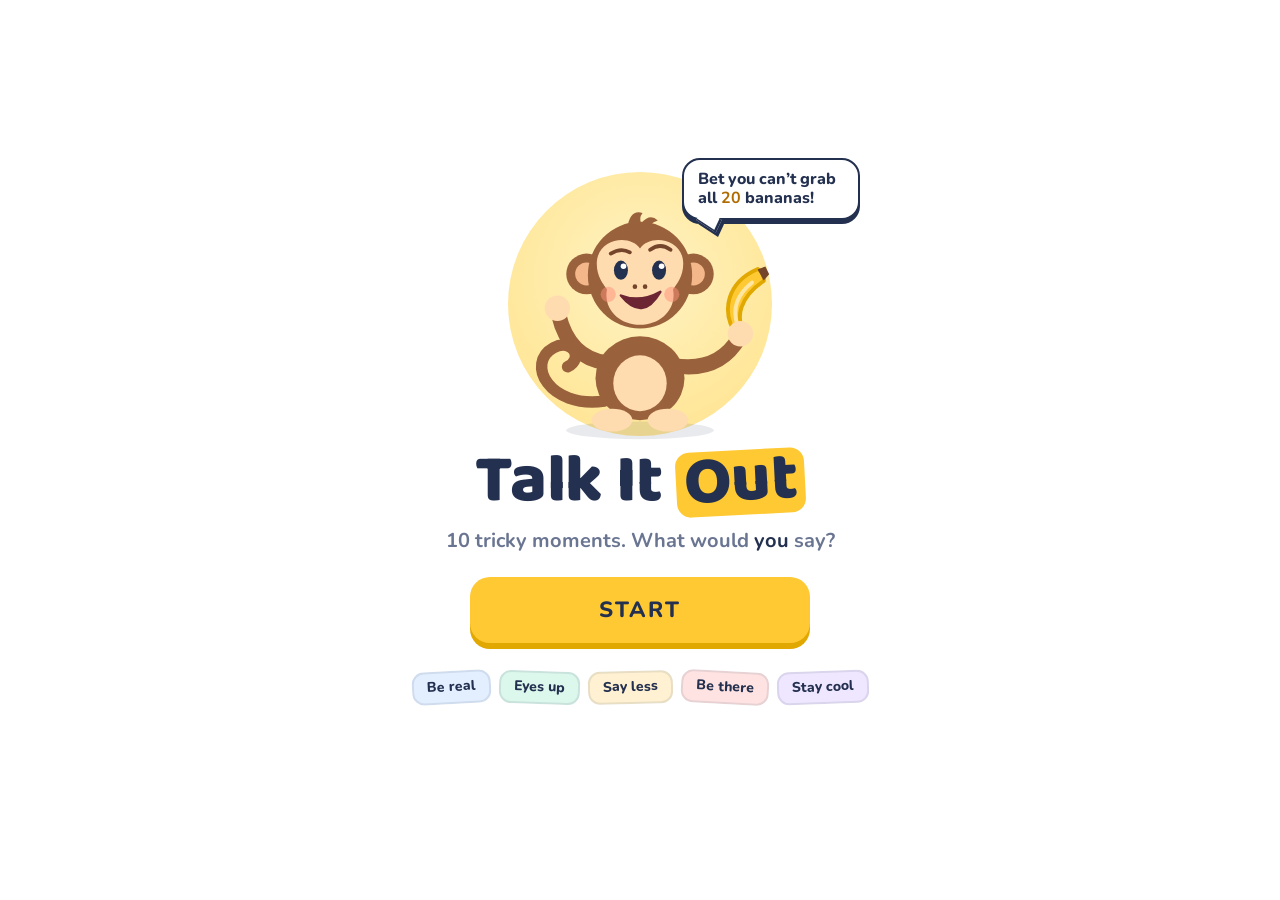
<file: index.html>
<!doctype html>
<html lang="en">
<head>
<meta charset="utf-8">
<meta name="viewport" content="width=device-width, initial-scale=1, viewport-fit=cover">
<title>Talk It Out</title>
<link rel="preconnect" href="https://fonts.googleapis.com">
<link rel="stylesheet" href="https://fonts.googleapis.com/css2?family=Baloo+2:wght@600;700;800&family=Nunito:ital,wght@0,500;0,700;0,800;1,600&display=swap">
<style>
/* SHARED — design tokens and page frame. Pieces may ADD tokens here, never rename or remove.
   Layout: one column, three stacked regions (top bar / scrolling stage / docked footer) filling the viewport. */
:root {
  --ink: #23304f;         /* text */
  --ink-soft: #6a7592;    /* secondary text */
  --paper: #ffffff;
  --mist: #eef3fb;        /* quiet fills, tracks */
  --line: #dfe6f2;        /* borders */
  --line-deep: #c9d3e6;   /* chunky bottom edge of buttons/cards */
  --banana: #ffc933;      /* brand accent */
  --banana-deep: #e0a800;
  --pick: #3b82f6;        /* selected */
  --pick-wash: #e3efff;
  --great: #1fa97a;  --great-wash: #dcf7ec;  --great-deep: #14815c;
  --ok: #e08a00;     --ok-wash: #fff1d1;     --ok-deep: #b06c00;
  --oops: #e5484d;   --oops-wash: #ffe3e2;   --oops-deep: #b93338;
  --display: 'Baloo 2', 'Trebuchet MS', 'Segoe UI', sans-serif;
  --body: 'Nunito', 'Segoe UI', system-ui, sans-serif;
  --r: 16px;
  --col: 640px;           /* content column */
}
* { box-sizing: border-box; }
html, body { height: 100%; margin: 0; }
body { background: var(--paper); color: var(--ink); font: 500 18px/1.45 var(--body); -webkit-font-smoothing: antialiased; }
button { font: inherit; color: inherit; cursor: pointer; }
button:focus-visible { outline: 3px solid var(--pick); outline-offset: 3px; }
#tio { height: 100%; display: flex; flex-direction: column; }
#tio-top, #tio-dock { flex: none; }
#tio-stage { flex: 1; min-height: 0; overflow-y: auto; scrollbar-gutter: stable both-edges; padding: 8px 20px 24px; }
#tio-stage > * { max-width: var(--col); margin-inline: auto; }
@media (prefers-reduced-motion: reduce) { * { animation: none !important; transition: none !important; } }

/* PIECE C — lesson chrome and flow */

/* ---------- frame: the three regions fill the viewport, the page body never scrolls ---------- */
html, body { overflow: hidden; overscroll-behavior: none; }
#tio { height: 100vh; height: 100dvh; }
#tio-stage { overflow-x: hidden; }
#tio-dock { max-height: 72vh; max-height: 72dvh; overflow-y: auto; }   /* safety net: a tall dock scrolls itself, not the page */

/* ---------- shared chunky button (other pieces recolour background + box-shadow) ---------- */
.btn { position: relative; display: inline-flex; align-items: center; justify-content: center; gap: 10px; min-height: 54px; padding: 0 28px;
  border: 0; border-radius: var(--r); font: 800 17px/1 var(--body); letter-spacing: .07em; text-transform: uppercase; white-space: nowrap;
  background: var(--banana); color: var(--ink); box-shadow: 0 5px 0 var(--banana-deep);
  -webkit-tap-highlight-color: transparent; user-select: none; touch-action: manipulation;
  transition: transform .07s ease-out, box-shadow .07s ease-out, filter .12s; }
.btn:hover:not(:disabled) { filter: brightness(1.05); }
.btn:active:not(:disabled) { transform: translateY(4px); box-shadow: none; filter: none; }
.btn:disabled { background: var(--mist); color: #a9b3c9; box-shadow: 0 5px 0 var(--line); cursor: default; }
.btn:focus-visible { outline: 3px solid var(--pick); outline-offset: 4px; }

/* ---------- mascot ---------- */
.mk { display: block; overflow: visible; }
.mk-hero { width: 100%; height: 100%; }
.mk-hero .mk-wave { transform-origin: 74px 150px; animation: mk-wave 2.6s ease-in-out infinite; }
.mk-hero .mk-bob { animation: mk-bob 3.2s ease-in-out infinite; }
.mk-hero .mk-tail { transform-origin: 72px 180px; animation: mk-tail 3.2s ease-in-out infinite; }
.mk-hero .mk-eyes { transform-box: fill-box; transform-origin: center; animation: mk-blink 4.2s infinite; }
@keyframes mk-wave { 0%, 55%, 100% { transform: rotate(0); } 62%, 78% { transform: rotate(-16deg); } 70%, 86% { transform: rotate(8deg); } }
@keyframes mk-bob { 0%, 100% { transform: translate(40px, 20px); } 50% { transform: translate(40px, 23px); } }
@keyframes mk-tail { 0%, 100% { transform: rotate(0); } 50% { transform: rotate(5deg); } }
@keyframes mk-blink { 0%, 46%, 50%, 100% { transform: scaleY(1); } 48% { transform: scaleY(.1); } }

/* ---------- start screen ---------- */
.start { position: relative; min-height: 100%; display: flex; flex-direction: column; align-items: center; justify-content: center; text-align: center; padding-block: 12px 20px; }
.start-hero { position: relative; width: 300px; height: 270px; margin-bottom: 2px; }
.start-hero::before { content: ''; position: absolute; left: 50%; bottom: 6px; width: 264px; height: 264px; margin-left: -132px; border-radius: 50%;
  background: radial-gradient(circle at 50% 40%, #fff3c4 0, #ffe9a0 60%, #ffe08a 100%); }
.start-monkey { position: absolute; inset: 0; animation: start-pop .55s cubic-bezier(.2, 1.4, .4, 1) backwards; }
.start-bubble { position: absolute; z-index: 1; left: 64%; top: -14px; width: 178px; margin: 0; padding: 10px 14px; border-radius: 18px; background: var(--paper);
  border: 2.5px solid var(--ink); box-shadow: 0 4px 0 var(--ink); font: 800 16px/1.2 var(--body); text-align: left;
  transform-origin: 0 100%; animation: start-say .4s .45s cubic-bezier(.2, 1.5, .4, 1) backwards; }
.start-bubble b { color: var(--ok-deep); }
.start-bubble::after { content: ''; position: absolute; left: 16px; bottom: -11px; width: 16px; height: 16px; background: var(--paper);
  border-right: 2.5px solid var(--ink); border-bottom: 2.5px solid var(--ink); box-shadow: 3px 3px 0 var(--ink); transform: skewX(28deg) rotate(45deg); }
.start-title { margin: 6px 0 0; font: 800 68px/.95 var(--display); letter-spacing: -.01em; color: var(--ink); animation: start-rise .45s .1s ease-out backwards; }
.start-title span { display: inline-block; padding: 0 .12em; border-radius: 14px; background: var(--banana); transform: rotate(-3deg); }
.start-sub { margin: 12px 0 22px; font-size: 20px; font-weight: 700; color: var(--ink-soft); animation: start-rise .45s .18s ease-out backwards; }
.start-sub em { font-style: normal; color: var(--ink); }
.start .btn-go { width: min(340px, 100%); min-height: 66px; border-radius: 20px; font-size: 22px; letter-spacing: .1em; box-shadow: 0 6px 0 var(--banana-deep); margin-bottom: 6px;
  animation: start-rise .45s .26s ease-out backwards, start-nudge 2.4s 1.6s ease-in-out infinite; }
.start .btn-go:active:not(:disabled) { transform: translateY(6px); animation: none; }
.start-skills { list-style: none; display: flex; flex-wrap: wrap; justify-content: center; gap: 8px 8px; max-width: 540px; margin: 22px 0 0; padding: 0; }
.sticker { padding: 6px 13px; border-radius: 12px; border: 2px solid rgba(35, 48, 79, .1); font: 800 14px/1.2 var(--body); transform: rotate(var(--tilt, 0deg));
  animation: start-stick .35s calc(.5s + var(--n, 0) * .07s) cubic-bezier(.2, 1.6, .4, 1) backwards; }
.sticker-0 { background: var(--pick-wash); } .sticker-1 { background: var(--great-wash); } .sticker-2 { background: var(--ok-wash); }
.sticker-3 { background: var(--oops-wash); } .sticker-4 { background: #efe6ff; }
@keyframes start-pop { from { transform: translateY(30px) scale(.7); opacity: 0; } }
@keyframes start-say { from { transform: scale(0) rotate(-12deg); opacity: 0; } }
@keyframes start-rise { from { transform: translateY(14px); opacity: 0; } }
@keyframes start-stick { from { transform: scale(0) rotate(0); opacity: 0; } }
@keyframes start-nudge { 0%, 78%, 100% { transform: none; } 84% { transform: translateY(-5px) rotate(-1.5deg); } 90% { transform: translateY(0) rotate(1deg); } 95% { transform: translateY(-2px); } }

/* ---------- top bar ---------- */
.topbar { display: flex; align-items: center; gap: 14px; max-width: 860px; margin: 0 auto; padding: 22px 20px 12px; animation: top-drop .35s ease-out backwards; }
.topbar-quit { flex: none; display: grid; place-items: center; width: 44px; height: 44px; margin: 0 -8px 0 -12px; padding: 0; border: 0; border-radius: 14px; background: none; color: #a9b3c9;
  transition: color .12s, background .12s, transform .08s; }
.topbar-quit:hover { color: var(--ink-soft); background: var(--mist); }
.topbar-quit:active { transform: scale(.9); }
.progress { position: relative; flex: 1; min-width: 0; height: 18px; }
.progress-track { height: 100%; border-radius: 99px; background: var(--mist); box-shadow: inset 0 2px 0 rgba(35, 48, 79, .06); overflow: hidden; }
.progress-fill { position: relative; width: 0; height: 100%; border-radius: 99px; background: var(--banana); box-shadow: inset 0 -4px 0 rgba(224, 168, 0, .55);
  transition: width .7s cubic-bezier(.3, 1.35, .45, 1); }
.progress-fill::after { content: ''; position: absolute; left: 9px; right: 22px; top: 4px; height: 4px; border-radius: 9px; background: rgba(255, 255, 255, .6); }
.progress-lane { position: absolute; inset: 0 14px; pointer-events: none; }
.progress-rider { position: absolute; left: 0; top: 50%; width: 40px; height: 40px; margin: -21px 0 0 -20px; transition: left .7s cubic-bezier(.3, 1.35, .45, 1);
  filter: drop-shadow(0 2px 0 rgba(35, 48, 79, .18)); }
.is-snap .progress-fill, .is-snap .progress-rider { transition: none; }
.progress.is-bump .progress-track { animation: bar-glow .7s ease-out; }
.progress-rider.is-hop .mk { animation: rider-hop .7s cubic-bezier(.3, .7, .4, 1); }
.progress-rider.is-shake .mk { animation: rider-shake .5s ease-in-out; }
.topbar-count, .topbar-streak { position: relative; flex: none; display: flex; align-items: center; gap: 4px; white-space: nowrap; font: 800 24px/1 var(--display); color: var(--ink); }
.topbar-count b, .topbar-streak b { display: inline-block; min-width: .62em; padding-top: .12em; font-weight: 800; font-variant-numeric: tabular-nums; text-align: left; }
.topbar-streak { gap: 1px; color: #e85d04; margin-right: -2px; }
.topbar-streak[hidden], .quit[hidden] { display: none; }
.topbar-count.is-bump .ico-banana { animation: count-pop .55s cubic-bezier(.3, 1.6, .4, 1); }
.topbar-count.is-bump b { animation: count-tick .45s cubic-bezier(.3, 1.6, .4, 1); }
.topbar-streak.is-bump { animation: streak-pop .5s cubic-bezier(.3, 1.7, .4, 1); }
.topbar-plus { position: absolute; right: 0; top: 100%; padding: 3px 8px; border-radius: 99px; background: var(--banana); color: var(--ink); font: 800 15px/1 var(--body);
  pointer-events: none; animation: plus-float 1s ease-out forwards; }
@keyframes top-drop { from { transform: translateY(-16px); opacity: 0; } }
@keyframes bar-glow { 30% { box-shadow: 0 0 0 5px rgba(255, 201, 51, .35); } }
@keyframes rider-hop { 0% { transform: none; } 30% { transform: translateY(-13px) rotate(-12deg) scale(1.12); } 55% { transform: translateY(0) rotate(6deg); } 75% { transform: translateY(-5px); } 100% { transform: none; } }
@keyframes rider-shake { 0%, 100% { transform: none; } 20%, 60% { transform: translateX(-4px) rotate(-8deg); } 40%, 80% { transform: translateX(4px) rotate(8deg); } }
@keyframes count-pop { 0% { transform: none; } 40% { transform: scale(1.45) rotate(-18deg); } 100% { transform: none; } }
@keyframes count-tick { 0% { transform: translateY(8px); opacity: 0; } 100% { transform: none; opacity: 1; } }
@keyframes streak-pop { 0% { transform: scale(.3); opacity: 0; } 100% { transform: none; opacity: 1; } }
@keyframes plus-float { 0% { transform: translateY(-6px) scale(.5); opacity: 0; } 20% { transform: translateY(4px) scale(1.1); opacity: 1; } 70% { transform: translateY(6px); opacity: 1; } 100% { transform: translateY(16px); opacity: 0; } }

/* ---------- round-to-round: the new scene slides in, feedback dock rises ---------- */
#tio-stage.is-arriving > * { animation: stage-arrive .26s cubic-bezier(.2, .9, .3, 1.08) backwards; }
@keyframes stage-arrive { from { transform: translateX(36px); } }   /* slide only: the new round is readable from frame 0 */

/* ---------- quit confirm ---------- */
.quit { position: fixed; inset: 0; z-index: 50; display: grid; place-items: center; padding: 20px; background: rgba(35, 48, 79, .6); animation: quit-fade .18s ease-out; }
.quit-card { width: min(360px, 100%); display: flex; flex-direction: column; align-items: center; padding: 22px 22px 18px; border-radius: 26px; background: var(--paper); text-align: center;
  box-shadow: 0 8px 0 rgba(35, 48, 79, .35); animation: quit-pop .3s cubic-bezier(.2, 1.4, .4, 1); }
.quit-art { margin-top: -4px; }
.quit-head { margin: 6px 0 0; font: 800 30px/1.1 var(--display); }
.quit-text { margin: 4px 0 18px; font-size: 18px; font-weight: 700; color: var(--ink-soft); }
.quit-card .btn { width: 100%; }
.quit-leave { margin-top: 8px; background: var(--paper); color: var(--oops); box-shadow: inset 0 0 0 2px var(--line), 0 5px 0 var(--line); }
.quit-leave:hover:not(:disabled) { filter: none; background: var(--oops-wash); }
.quit-leave:active:not(:disabled) { box-shadow: inset 0 0 0 2px var(--line); }
@keyframes quit-fade { from { opacity: 0; } }
@keyframes quit-pop { from { transform: translateY(24px) scale(.9); opacity: 0; } }

/* ---------- small screens ---------- */
@media (max-width: 480px) {
  .topbar { gap: 10px; padding: 14px 16px 8px; }
  .topbar-quit { margin: 0 -8px 0 -12px; }
  .topbar-count, .topbar-streak { font-size: 21px; }
  .topbar-count .ico-banana { width: 24px; height: 24px; }
  .start-hero { width: 236px; height: 212px; }
  .start-hero::before { width: 208px; height: 208px; margin-left: -104px; }
  .start-bubble { left: 50%; top: -30px; width: 150px; padding: 8px 12px; font-size: 14.5px; }
  .start-title { font-size: 54px; }
  .start-sub { font-size: 16px; margin: 10px 0 18px; }
  .start-skills { margin-top: 18px; }
}
@media (max-height: 640px) {
  .start-hero { width: 178px; height: 160px; }
  .start-hero::before { width: 158px; height: 158px; margin-left: -79px; }
  .start-bubble { left: 54%; top: -26px; width: 150px; font-size: 14px; }
  .start-title { font-size: 46px; }
  .start-sub { margin: 8px 0 14px; }
  .start-skills { margin-top: 14px; }
}

/* PIECE A — scene screen
   Reading order: 1 the speech bubble (hero) · 2 "What do you say?" · 3 the three reply cards. Everything else stays quiet.
   The scene fills the stage: the three cards share out whatever height is left, so the screen is never top-heavy.
   After Check (.scene.is-checked) the top compacts so all three cards sit between the top bar and the feedback sheet. */
.scene { --tag: var(--banana-deep); display: flex; flex-direction: column; gap: 18px; padding-top: 10px; min-height: 100%; }
.scene[data-skill="real"] { --tag: #e0568a; }
.scene[data-skill="present"] { --tag: #3b82f6; }
.scene[data-skill="well"] { --tag: #14a3b8; }
.scene[data-skill="comfort"] { --tag: #8b5cf6; }
.scene[data-skill="cool"] { --tag: #1fa97a; }
.scene-sr { position: absolute; width: 1px; height: 1px; overflow: hidden; clip: rect(0 0 0 0); white-space: nowrap; }

/* skill tag + one-line setting */
.scene-head { flex: none; display: flex; flex-direction: column; gap: 6px; }
.scene-skill { margin: 0; display: flex; align-items: center; gap: 8px; font: 800 15px/1 var(--body); letter-spacing: .09em; text-transform: uppercase; color: var(--tag); }
.scene-skill-ic { flex: none; width: 26px; height: 26px; padding: 5px; border-radius: 50%; background: var(--tag); color: #fff; }
/* the setting is the one line that must not be skipped: body size, full ink (lighter in weight than the bubble) */
.scene-setting { margin: 0; font-size: 20px; font-weight: 600; line-height: 1.3; color: var(--ink); text-wrap: pretty; }

/* speaker: drawn character + speech bubble */
.speaker { flex: none; display: flex; align-items: center; gap: 22px; }
.char { flex: none; width: 172px; }
.char-svg { display: block; width: 100%; height: auto; overflow: visible; }
.char-eyes { transform-box: fill-box; transform-origin: 50% 60%; animation: char-blink 4.6s 1.4s infinite; }
.bubble { position: relative; flex: 0 1 auto; min-width: 0; padding: 22px 24px 20px; border: 3px solid var(--ink); border-radius: 26px; background: var(--paper);
  box-shadow: 0 6px 0 rgba(35, 48, 79, .16); }
.bubble::before { content: ''; position: absolute; left: -12px; top: 50%; width: 19px; height: 19px; margin-top: -4px; background: var(--paper);
  border-left: 3px solid var(--ink); border-bottom: 3px solid var(--ink); border-bottom-left-radius: 5px; transform: rotate(45deg) skew(8deg, 8deg); }
.bubble-who { position: absolute; left: 18px; top: -13px; padding: 5px 12px 4px; border-radius: 99px; background: var(--ink); color: #fff;
  font: 800 13px/1 var(--body); letter-spacing: .08em; text-transform: uppercase; white-space: nowrap; }
.bubble-says { margin: 0; font: 800 28px/1.18 var(--display); color: var(--ink); text-wrap: balance; }
.bubble-short .bubble-says { font-size: 32px; }
.bubble-long .bubble-says { font-size: 25px; }

.scene-ask { flex: none; margin: 2px 0 -6px; font: 800 24px/1.1 var(--display); color: var(--ink); }

/* reply cards — three different-coloured blocks, each led by a face showing how it's said */
.replies { flex: 1 1 auto; display: flex; flex-direction: column; gap: 14px; padding-bottom: 6px; }
.reply { --tint: #fff5d2; --edge: #f2cf63; --deep: #dcae2c; --face: #ffc933; --face-deep: #e0a800;
  position: relative; flex: 1 1 auto; display: flex; align-items: center; gap: 16px; width: 100%; min-height: 88px; max-height: 170px; text-align: left; padding: 12px 20px 12px 14px;
  border: 3px solid var(--edge); border-radius: 22px; background: var(--tint); color: var(--ink);
  box-shadow: 0 6px 0 var(--deep); -webkit-tap-highlight-color: transparent; touch-action: manipulation;
  transition: transform .09s, box-shadow .09s, background-color .12s, border-color .12s; }
.reply-p1 { --tint: #ffe8f1; --edge: #f8b3cf; --deep: #e386ad; --face: #ff8fb8; --face-deep: #df6397; }
.reply-p2 { --tint: #ebe6ff; --edge: #c5b6fb; --deep: #9d87ea; --face: #a98dfb; --face-deep: #8364e2; }

.reply-face { flex: none; width: 96px; transition: transform .16s cubic-bezier(.3, 1.6, .5, 1); }
.vf { display: block; width: 100%; height: auto; overflow: visible; }
.vf-head, .vf-hand { fill: var(--face); }
.vf-edge { fill: var(--face-deep); }
.vf-hand { stroke: var(--face-deep); stroke-width: 2; }

.reply-body { flex: 1; min-width: 0; display: flex; flex-direction: column; gap: 5px; }
.reply-text { font: 800 21px/1.25 var(--body); text-wrap: pretty; }
/* the "do" half of a reply: a quiet stage direction, the same on every card, so it never hints at the answer */
.reply-act { display: flex; align-items: flex-start; gap: 5px; font: italic 600 15.500px/1.25 var(--body); color: #55607d; text-wrap: pretty; }
.reply-act-ic { flex: none; width: 15px; height: 15px; margin-top: 2px; opacity: .7; }

/* 1/2/3 keyboard hint: small, in the corner, desktop only */
.reply-key { position: absolute; top: 8px; right: 10px; min-width: 22px; height: 22px; padding: 0 5px; border-radius: 7px; display: grid; place-items: center;
  font: 800 12px/1 var(--body); color: #55607d; background: rgba(255, 255, 255, .75); box-shadow: inset 0 0 0 1.500px rgba(35, 48, 79, .16), 0 2px 0 rgba(35, 48, 79, .12); }

/* hover: the whole card lifts, deepens in colour and gets a darker edge */
@media (hover: hover) {
  .reply:hover { transform: translateY(-4px); border-color: var(--deep); background-color: color-mix(in srgb, var(--tint) 72%, var(--edge));
    box-shadow: 0 10px 0 var(--deep), 0 18px 22px -8px rgba(35, 48, 79, .32); }
  .reply:hover .reply-face { transform: scale(1.1) rotate(-5deg); }
}
.reply:active { transform: translateY(5px); box-shadow: 0 1px 0 var(--deep); }
.reply:focus-visible { outline: 3px solid var(--pick); outline-offset: 3px; }

/* picked: the loudest thing on the screen — solid blue, a touch bigger, its face turned blue to match */
.reply.is-picked .reply-face { transform: scale(1.12) rotate(-6deg); }
.scene:not(.is-checked) .reply.is-picked { --edge: #1d4fc4; --deep: #173f9c; --tint: #2563eb; --face: #d6e6ff; --face-deep: #8fb4f5;
  color: #fff; background-color: var(--tint); border-color: var(--edge); transform: scale(1.025); z-index: 1;
  box-shadow: 0 7px 0 var(--deep), 0 0 0 5px rgba(37, 99, 235, .26); }
.scene:not(.is-checked) .reply.is-picked:active { transform: scale(1.005) translateY(4px); box-shadow: 0 2px 0 var(--deep), 0 0 0 5px rgba(37, 99, 235, .26); }
.scene:not(.is-checked) .reply.is-picked:focus-visible { outline-color: var(--ink); outline-offset: 7px; }
.scene:not(.is-checked) .reply.is-picked .reply-act { color: #dbe8ff; }
.scene:not(.is-checked) .reply.is-picked .reply-key { background: #fff; color: #1d4fc4; box-shadow: 0 2px 0 #173f9c; }
/* ...and while one is picked the other two step back: pale card, greyed face, softer text (still plainly tappable) */
.scene.has-pick .reply:not(.is-picked) { --tint: #f7f9fc; --edge: var(--line); --deep: var(--line-deep); color: #5d6883; box-shadow: 0 4px 0 var(--deep); }
.scene.has-pick .reply:not(.is-picked) .reply-face { filter: saturate(.3); opacity: .7; }
.scene.has-pick .reply:not(.is-picked) .reply-act { color: #7b859d; }
.scene.has-pick .reply:not(.is-picked) .reply-key { opacity: .7; }
@media (hover: hover) {
  .scene.has-pick .reply:not(.is-picked):hover { border-color: var(--ink-soft); background-color: #fff; color: var(--ink);
    box-shadow: 0 8px 0 var(--line-deep), 0 16px 20px -8px rgba(35, 48, 79, .3); }
  .scene.has-pick .reply:not(.is-picked):hover .reply-face { filter: none; opacity: 1; }
}
/* gentle (loss) rounds: the three reply faces are quiet and muted */
.scene[data-tone="gentle"] .reply { --face: #f0d488; --face-deep: #cdb065; }
.scene[data-tone="gentle"] .reply-p1 { --face: #eeb4c8; --face-deep: #cf8fa7; }
.scene[data-tone="gentle"] .reply-p2 { --face: #c3b6ee; --face-deep: #a092d4; }

/* after Check: every card is still a button (tap = see its reason) */
.reply-mark { flex: none; width: 36px; height: 36px; border-radius: 50%; display: grid; place-items: center; color: #fff; background: var(--edge); }
.reply-mark-ic { width: 23px; height: 23px; }
.reply-why { background: var(--paper); color: var(--ink-soft); font: 800 20px/1 var(--display); box-shadow: inset 0 0 0 2px var(--line-deep), 0 3px 0 var(--line-deep); }
.reply-flag { position: absolute; top: -13px; left: 16px; display: flex; align-items: center; gap: 4px; padding: 5px 11px 4px; border-radius: 99px; background: var(--edge); color: #fff;
  font: 800 12.500px/1 var(--body); letter-spacing: .07em; text-transform: uppercase; white-space: nowrap; box-shadow: 0 2px 0 var(--deep); }
.reply-flag-ic { width: 13px; height: 13px; margin-top: -1px; }
.scene.is-checked .reply-key { display: none; }

.reply.is-dim { --tint: var(--paper); --edge: var(--line); --deep: var(--line-deep); box-shadow: 0 4px 0 var(--deep); }
.reply.is-dim .reply-text { color: #48546f; }
.reply.is-great, .reply.is-best, .reply.is-peeked-great { --edge: var(--great); --deep: var(--great-deep); --tint: var(--great-wash); color: #0b5139; }
.reply.is-ok, .reply.is-peeked-ok { --edge: var(--ok); --deep: var(--ok-deep); --tint: var(--ok-wash); color: #6b4200; }
.reply.is-oops, .reply.is-peeked-oops { --edge: var(--oops); --deep: var(--oops-deep); --tint: var(--oops-wash); color: #86201f; }
.reply.is-ok .reply-flag, .reply.is-ok .reply-mark { background: var(--ok-deep); }
.reply.is-great .reply-flag, .reply.is-best .reply-flag { background: var(--great-deep); box-shadow: 0 2px 0 #0b5139; }
.reply[class*="is-peeked-"] { --tint: var(--paper); }
.scene.is-checked .reply-act { color: inherit; opacity: .8; }
/* the best reply you missed: the brightest thing on the screen */
.reply.is-best { border-width: 4px; box-shadow: 0 6px 0 var(--deep), 0 0 0 5px rgba(31, 169, 122, .2); }
.reply.is-best .reply-mark { background: var(--banana); color: #7a5200; box-shadow: 0 3px 0 var(--banana-deep); }
/* whichever reply the feedback sheet is talking about wears a navy ring */
.reply.is-shown:not(.is-picked) { box-shadow: 0 6px 0 var(--deep), 0 0 0 4px var(--paper), 0 0 0 7px var(--ink); }
.reply.is-best.is-shown { box-shadow: 0 6px 0 var(--deep), 0 0 0 4px var(--paper), 0 0 0 7px var(--ink); }
.scene.is-checked .reply:active { transform: translateY(3px); }

/* checked: compact the top so the three cards fit between the top bar and the feedback sheet */
.scene.is-checked { gap: 12px; padding-top: 4px; }
.scene.is-checked .scene-setting { display: none; }
.scene.is-checked .scene-ask { position: absolute; width: 1px; height: 1px; margin: 0; overflow: hidden; }
.scene.is-checked .char { width: 84px; }
.scene.is-checked .char-eyes { animation: none; }
/* fixed height: the speaker's line changes as you tap between replies, and nothing below may move when it does */
.scene.is-checked .speaker { gap: 16px; height: 88px; }
.scene.is-checked .bubble-says { display: -webkit-box; -webkit-box-orient: vertical; -webkit-line-clamp: 2; overflow: hidden; }
.scene.is-checked .bubble-back { min-width: 150px; }
.scene.is-checked .bubble { padding: 15px 18px 11px; border-radius: 20px; box-shadow: 0 4px 0 rgba(35, 48, 79, .16); }
.scene.is-checked .bubble-says, .scene.is-checked .bubble-short .bubble-says, .scene.is-checked .bubble-long .bubble-says { font-size: 19px; }
.scene.is-checked .replies { gap: 16px; padding-top: 6px; padding-bottom: 10px; }
.scene.is-checked .reply { min-height: 70px; max-height: 160px; padding-block: 9px; }
.scene.is-checked .reply-face { width: 78px; transform: none; }
.scene.is-checked .reply-text { font-size: 19px; }
.scene.is-checked .reply-act { font-size: 14.500px; }

/* motion — entry runs once per round (class added by scene.js). Nothing here starts invisible: the cards are on screen and
   tappable from the first frame, they only settle into place. tokens.css switches it all off under reduced motion. */
.scene.is-enter .char { animation: sc-pop .34s cubic-bezier(.3, 1.5, .5, 1) backwards; }
.scene.is-enter .bubble { transform-origin: 0 55%; animation: sc-bubble .3s .04s cubic-bezier(.3, 1.4, .5, 1) backwards; }
.scene.is-enter .reply { animation: sc-rise .26s calc(var(--n, 0) * .045s) cubic-bezier(.25, 1.3, .5, 1) backwards; }
.scene.is-enter .reply-face { animation: sc-face .4s calc(.1s + var(--n, 0) * .06s) cubic-bezier(.3, 1.6, .5, 1) backwards; }
.reply.just-picked { animation: sc-pick .26s cubic-bezier(.3, 1.6, .5, 1); }
.scene:not(.is-checked) .reply.just-picked { animation-name: sc-pick-in; }
/* after Check the speaker answers back: the face and the bubble pop so the eye goes there first */
.speaker.is-react .char { animation: sc-pop .36s cubic-bezier(.3, 1.6, .5, 1) backwards; }
.speaker.is-react .bubble { transform-origin: 0 55%; animation: sc-react .34s .05s cubic-bezier(.3, 1.6, .5, 1) backwards; }
.reply.just-picked .reply-face { animation: sc-face .34s cubic-bezier(.3, 1.8, .5, 1) backwards; }
.reply.is-great.just-checked { animation: sc-yes .5s cubic-bezier(.3, 1.5, .5, 1); }
.reply.is-ok.just-checked { animation: sc-pick .3s; }
.reply.is-oops.just-checked { animation: sc-no .42s; }
.reply.is-best.just-checked { animation: sc-best .9s .25s cubic-bezier(.3, 1.4, .5, 1) backwards; }
.reply.just-checked .reply-mark, .reply.just-checked .reply-flag { animation: sc-mark .36s .1s cubic-bezier(.3, 1.7, .5, 1) backwards; }
@keyframes sc-pop { from { transform: scale(.82) rotate(-7deg); } }
@keyframes sc-bubble { from { transform: scale(.88) translateX(-8px); } }
@keyframes sc-rise { from { transform: translateY(14px); } }
@keyframes sc-face { from { transform: scale(.7) rotate(-14deg); } }
@keyframes sc-mark { from { transform: scale(.4) rotate(-12deg); } }
@keyframes sc-pick-in { 0% { transform: scale(.97); } 60% { transform: scale(1.045); } 100% { transform: scale(1.025); } }
@keyframes sc-react { 0% { transform: scale(.8) translateX(-6px); } 60% { transform: scale(1.05); } 100% { transform: none; } }
@keyframes sc-pick { 0% { transform: scale(.97); } 60% { transform: scale(1.02); } 100% { transform: none; } }
@keyframes sc-yes { 0% { transform: none; } 35% { transform: translateY(-7px) scale(1.02); } 70% { transform: translateY(1px); } 100% { transform: none; } }
@keyframes sc-no { 0%, 100% { transform: none; } 20% { transform: translateX(-7px); } 40% { transform: translateX(6px); } 60% { transform: translateX(-4px); } 80% { transform: translateX(2px); } }
@keyframes sc-best { 0% { transform: none; } 25% { transform: scale(1.035); box-shadow: 0 6px 0 var(--deep), 0 0 0 12px rgba(31, 169, 122, .28); } 55% { transform: scale(.995); } 100% { transform: none; } }
@keyframes char-blink { 0%, 95%, 100% { transform: none; } 97.5% { transform: scaleY(.1); } }

/* touch screens have no number keys */
@media (hover: none) { .reply-key { display: none; } }

@media (max-width: 560px) {
  .scene { gap: 13px; padding-top: 2px; }
  .scene-head { gap: 5px; }
  .scene-skill { font-size: 13px; gap: 7px; }
  .scene-skill-ic { width: 22px; height: 22px; padding: 4px; }
  .scene-setting { font-size: 17.500px; line-height: 1.28; }
  .speaker { gap: 13px; margin-top: 6px; }
  .char { width: 92px; margin-left: -4px; }
  .bubble { flex: 1 1 0; padding: 17px 13px 13px; border-radius: 22px; box-shadow: 0 5px 0 rgba(35, 48, 79, .16); }
  .bubble::before { left: -11px; width: 17px; height: 17px; }
  .bubble-who { left: 13px; top: -12px; font-size: 12px; padding: 4px 10px 3px; }
  .bubble-says { font-size: 20px; line-height: 1.16; }
  .bubble-short .bubble-says { font-size: 22px; }
  .bubble-long .bubble-says { font-size: 18.500px; }
  .scene-ask { font-size: 20px; margin: 2px 0 -4px; }
  .replies { gap: 12px; }
  .reply { min-height: 76px; max-height: 150px; padding: 10px 14px 10px 10px; gap: 10px; border-radius: 20px; }
  .reply-face { width: 76px; }
  .reply-key { display: none; }
  .reply-body { gap: 4px; }
  .reply-text { font-size: 17px; line-height: 1.24; }
  .reply-act { font-size: 14px; }
  .reply-act-ic { width: 13px; height: 13px; }
  .reply-mark { width: 30px; height: 30px; }
  .reply-mark-ic { width: 19px; height: 19px; }
  .reply-why { font-size: 17px; }
  .reply-flag { left: 12px; top: -12px; font-size: 11.500px; padding: 4px 9px 3px; }

  .scene.is-checked { gap: 10px; padding-top: 0; }
  .scene.is-checked .scene-head { display: none; }
  .scene.is-checked .speaker { gap: 12px; margin-top: 4px; height: 66px; }
  .scene.is-checked .bubble-back { min-width: 0; }
  .scene.is-checked .char { width: 62px; margin-left: 0; }
  .scene.is-checked .bubble { padding: 13px 12px 8px; border-width: 2.500px; border-radius: 18px; }
  .scene.is-checked .bubble-says, .scene.is-checked .bubble-short .bubble-says, .scene.is-checked .bubble-long .bubble-says { font-size: 16.500px; line-height: 1.15; }
  .scene.is-checked .bubble-who { font-size: 11px; top: -11px; }
  .scene.is-checked .replies { gap: 15px; padding-top: 8px; padding-bottom: 8px; }
  .scene.is-checked .reply { min-height: 62px; max-height: 132px; padding: 8px 10px 7px 8px; gap: 8px; border-radius: 18px; }
  .scene.is-checked .reply-face { width: 62px; }
  .scene.is-checked .reply-text { font-size: 16.500px; line-height: 1.2; }
  .scene.is-checked .reply-act { font-size: 13.500px; line-height: 1.2; }
  .scene.is-checked .reply-body { gap: 2px; }
}
@media (max-width: 350px) {
  .char { width: 80px; }
  .bubble-says, .bubble-short .bubble-says { font-size: 19px; }
  .reply-face { width: 58px; }
}
/* tall phones have room to spare: spend it on the character */
@media (max-width: 560px) and (min-width: 351px) and (min-height: 740px) {
  .scene { gap: 15px; padding-top: 6px; }
  .scene:not(.is-checked) .char { width: 100px; }
  .scene:not(.is-checked) .bubble { padding: 19px 14px 15px; }
  .scene:not(.is-checked) .bubble-says { font-size: 20.500px; }
  .scene:not(.is-checked) .bubble-short .bubble-says { font-size: 23px; }
  .scene:not(.is-checked) .bubble-long .bubble-says { font-size: 19px; }
  .scene-ask { font-size: 22px; }
}
/* short windows: keep the cards on screen by trimming the portrait */
@media (min-width: 561px) and (max-height: 860px) {
  .scene { gap: 12px; padding-top: 2px; }
  .scene:not(.is-checked) .char { width: 124px; }
  .reply { min-height: 78px; }
  .reply-face { width: 68px; }
}
/* small, short phones: trim the top and the card padding so all three replies stay above the Check button */
@media (max-width: 560px) and (max-height: 700px) {
  .scene { gap: 9px; padding-top: 0; }
  .speaker { margin-top: 4px; }
  .scene:not(.is-checked) .char { width: 74px; }
  .scene:not(.is-checked) .bubble { padding: 14px 12px 10px; }
  .scene:not(.is-checked) .bubble-says, .scene:not(.is-checked) .bubble-short .bubble-says { font-size: 18px; }
  .scene-ask { font-size: 18px; margin: 0 0 -3px; }
  .replies { gap: 10px; padding-bottom: 2px; }
  .reply { min-height: 60px; padding-block: 6px; box-shadow: 0 4px 0 var(--deep); }
  .reply-face { width: 58px; }
  .reply-text { font-size: 16px; line-height: 1.2; }
  .reply-act { font-size: 13px; line-height: 1.2; }
}

/* PIECE B — feedback moment (docked footer). One beat after Check: monkey + verdict + bananas → one reason → Continue.
   The button never moves: same width, same bottom-right spot (full-width bottom on phones) in every state; no resting
   transforms on it. The sheet grows upward above it. Only `.is-arriving` (added once, on Check) animates. */
.dock { --fb-wash: var(--paper); --fb-deep: var(--ink); --fb-btn: var(--banana); --fb-edge: var(--banana-deep);
  position: relative; overflow: hidden; background: var(--paper); border-top: 2px solid var(--line); }
.dock-in { position: relative; padding: 14px 20px calc(14px + env(safe-area-inset-bottom, 0px)); }
.dock-row { max-width: 860px; margin: 0 auto; display: flex; align-items: flex-end; gap: 22px; }

/* ---------- the one button: chunky, obviously pressable, always in the same place ---------- */
.dock .btn { flex: none; width: 200px; min-width: 0; min-height: 58px; padding: 0 16px; margin: 0 0 5px; border-radius: 18px;
  font: 800 18px/1 var(--body); letter-spacing: .07em; text-transform: uppercase;
  background: var(--fb-btn); color: var(--ink); box-shadow: 0 5px 0 var(--fb-edge), inset 0 2px 0 rgba(255,255,255,.35);
  transition: transform .08s, box-shadow .08s, filter .12s; -webkit-tap-highlight-color: transparent; touch-action: manipulation; }
.dock .btn:hover:not(:disabled) { filter: brightness(1.06); }
.dock .btn:active:not(:disabled) { transform: translateY(5px); box-shadow: 0 0 0 var(--fb-edge), inset 0 2px 0 rgba(255,255,255,.35); }
.dock .btn:focus-visible { outline: 3px solid var(--ink); outline-offset: 3px; }
.dock .btn:disabled { background: #e9edf5; color: #9aa5be; box-shadow: 0 5px 0 #dbe1ee; cursor: default; }

/* ---------- before Check ---------- */
.dock-check .dock-row { justify-content: space-between; }
.dock-hint { margin: 0; align-self: center; font: 700 17px/1.2 var(--body); color: var(--ink-soft); }
.dock-check.is-ready .dock-hint { color: var(--ink); }
/* "ready" is a ring that breathes out of the button — the button itself stays put */
.dock-check.is-ready .btn::after { content: ''; position: absolute; inset: 0; border-radius: inherit; pointer-events: none;
  box-shadow: 0 0 0 0 rgba(255, 201, 51, .75); animation: fb-ring 2.4s .2s ease-out infinite; }
@keyframes fb-ring { 0% { box-shadow: 0 0 0 0 rgba(255, 201, 51, .75); } 45%, 100% { box-shadow: 0 0 0 14px rgba(255, 201, 51, 0); } }

/* ---------- after Check: tones ---------- */
.dock-fb { border-top-color: transparent; }
.dock-great { --fb-wash: var(--great-wash); --fb-deep: var(--great-deep); --fb-btn: #179468; --fb-edge: #0e6b4a; }
.dock-ok    { --fb-wash: var(--ok-wash);    --fb-deep: var(--ok-deep);    --fb-btn: #c97b00; --fb-edge: #955a00; }
/* oops reads "let's look at that": warm peach and soft coral, not alarm red */
.dock-oops  { --fb-wash: #fff0e6;           --fb-deep: #a4432f;           --fb-btn: #d95f4b; --fb-edge: #a84433; }
/* peeking at a reply that isn't yours: no verdict colour at all — calm grey-blue, navy button */
.dock-peek  { --fb-wash: #e9eef8;           --fb-deep: var(--ink);        --fb-btn: #3a4a78; --fb-edge: #232f52; }
.dock-fb::before { content: ''; position: absolute; inset: 0 0 -24px; background: var(--fb-wash); }
.dock-fb .btn { color: #fff; }

.fb-body { flex: 1; min-width: 0; align-self: center; display: flex; align-items: center; gap: 16px; }

/* icon: monkey on a white disc, with a little verdict badge */
.fb-icon { position: relative; flex: none; width: 72px; height: 72px; }
.fb-disc { position: absolute; inset: 0; display: grid; place-items: center; border-radius: 50%; background: #fff; box-shadow: 0 4px 0 rgba(35,48,79,.10); }
.fb-monkey { width: 84%; height: 84%; display: block; }
.fb-badge-wrap { position: absolute; right: -4px; bottom: -4px; width: 30px; height: 30px; display: grid; place-items: center; border-radius: 50%;
  background: var(--fb-btn); border: 3px solid var(--fb-wash); }
.fb-badge { width: 19px; height: 19px; display: block; }
.fb-sparks { position: absolute; left: 50%; top: 50%; width: 0; height: 0; pointer-events: none; }
.fb-sparks i { position: absolute; left: -4.5px; top: -4.5px; width: 9px; height: 9px; border-radius: 3px; background: var(--banana); opacity: 0;
  transform: rotate(var(--a)) translateY(calc(var(--d) * -1)) scale(.2); }
.fb-sparks i:nth-child(3n) { background: var(--great); border-radius: 50%; }
.fb-sparks i:nth-child(4n+1) { background: #ff8a80; }

/* words: headline, then ONE reason line, then at most one quiet extra */
.verdict { flex: 1; min-width: 0; }
.verdict-top { display: flex; align-items: center; gap: 10px; min-height: 34px; }
.verdict-head { margin: 0; min-width: 0; white-space: nowrap; overflow: hidden; padding-bottom: 2px; font: 800 30px/1.05 var(--display); color: var(--fb-deep); }
.verdict-peek { font-size: 20px; line-height: 1.1; color: var(--ink); opacity: .78; }
.fb-reward { flex: none; display: inline-flex; align-items: center; gap: 1px; padding: 2px 8px 2px 11px; border-radius: 99px; background: #fff; box-shadow: 0 3px 0 rgba(35,48,79,.10); }
.fb-plus { font: 800 19px/1 var(--display); color: #b98600; margin-right: 2px; padding-top: 2px; }
.fb-nana { display: inline-grid; }
.fb-banana { width: 24px; height: 24px; display: block; }
.is-peek .fb-reward { visibility: hidden; }   /* the bananas belong to the player's own reply; keep the space, hide the claim */
/* all three reasons share one cell, so the sheet is as tall as the longest whichever one is showing */
.fb-whys { display: grid; margin: 3px 0 0; }
.fb-whys > .verdict-why { grid-area: 1 / 1; }
.verdict-why.is-ghost { visibility: hidden; }
.verdict-why { margin: 0; max-width: 34em; font: 700 18px/1.3 var(--body); color: var(--ink); text-wrap: pretty; }

.fb-foot { margin: 6px 0 0; display: flex; flex-wrap: wrap; align-items: baseline; gap: 3px 16px; font: 700 13.5px/1.3 var(--body); color: var(--fb-deep); }
.fb-foot p { margin: 0; display: flex; align-items: center; gap: 6px; }
.fb-foot p[hidden] { display: none; }
.fb-hint { opacity: .82; white-space: nowrap; }
.fb-tap { flex: none; width: 16px; height: 16px; }
.fb-foot .fb-tip { align-items: baseline; gap: 8px; color: var(--ink); font-size: 14px; }
.fb-tip b { flex: none; padding: 3px 7px 2px; border-radius: 6px; background: rgba(255,255,255,.85); color: var(--fb-deep);
  font: 800 10.5px/1 var(--body); letter-spacing: .08em; text-transform: uppercase; }
.fb-tip.is-tight b { font-size: 0; letter-spacing: 0; }
.fb-tip.is-tight b::after { content: 'New'; font-size: 10.5px; letter-spacing: .08em; }

/* gentle scenes: same shape, lower voice */
.is-gentle .verdict-head:not(.verdict-peek) { font: 700 24px/1.1 var(--display); }
.is-gentle .fb-reward { box-shadow: none; background: rgba(255,255,255,.7); }
.is-gentle .fb-plus { font-size: 16px; }
.is-gentle .fb-banana { width: 19px; height: 19px; }

/* ---------- arrival (once, on Check). Everything starts visible-but-small: no empty frames. The button does not move. ---------- */
.is-arriving::before { animation: fb-rise .34s cubic-bezier(.2,.9,.3,1.15) backwards; }
.is-arriving .fb-disc { animation: fb-pop .46s cubic-bezier(.3,1.7,.5,1) backwards; }
.is-arriving .fb-badge-wrap { animation: fb-pop-s .4s .16s cubic-bezier(.3,1.9,.5,1) backwards; }
.is-arriving .fb-reward { animation: fb-pop-s .4s .1s cubic-bezier(.3,1.7,.5,1) backwards; }
.is-arriving .fb-nana { animation: fb-nana .42s calc(.22s + var(--n) * .14s) cubic-bezier(.3,1.9,.5,1) backwards; }
.is-arriving .verdict-head, .is-arriving .verdict-why, .is-arriving .fb-foot { animation: fb-in .3s ease-out backwards; }
.is-arriving .fb-foot { animation-delay: .5s; animation-name: fb-fade; }
.is-arriving .fb-sparks i { animation: fb-spark .7s .12s cubic-bezier(.2,.8,.3,1) both; }
.is-arriving.dock-ok .fb-disc { animation-name: fb-pop-ok; }
.is-arriving.dock-oops .fb-disc { animation: fb-tilt .6s ease-out backwards; }
.is-arriving.is-gentle .fb-disc, .is-arriving.is-gentle .fb-badge-wrap, .is-arriving.is-gentle .fb-reward { animation: fb-soft .5s ease-out backwards; }
.is-arriving.is-gentle .fb-nana { animation: none; }
@keyframes fb-rise { from { transform: translateY(100%); } }
@keyframes fb-pop { from { transform: scale(.62) rotate(-16deg); } }
@keyframes fb-pop-s { from { transform: scale(.6); } }
@keyframes fb-pop-ok { from { transform: scale(.62); } 70% { transform: scale(1.07) rotate(6deg); } }
@keyframes fb-tilt { from { transform: scale(.7); } 45% { transform: scale(1.03) rotate(-8deg); } 75% { transform: rotate(4deg); } }
@keyframes fb-soft { from { transform: scale(.9); opacity: .5; } }
@keyframes fb-nana { from { transform: translateY(-9px) scale(.55) rotate(-50deg); } }
@keyframes fb-in { from { transform: translateY(6px); opacity: .35; } }
@keyframes fb-fade { from { opacity: 0; } }
@keyframes fb-spark { from { transform: rotate(var(--a)) translateY(-10px) scale(1); opacity: 1; } 60% { opacity: 1; } }

/* ---------- phone: sheet content on top, the button full-width at the very bottom ---------- */
@media (max-width: 600px) {
  .dock-in { padding: 12px 16px calc(12px + env(safe-area-inset-bottom, 0px)); }
  .dock-row { flex-direction: column; align-items: stretch; gap: 10px; }
  .dock .btn { width: 100%; min-height: 54px; }
  .dock-hint { display: none; }
  .fb-body { align-self: stretch; display: grid; grid-template-columns: 40px minmax(0, 1fr); gap: 0 11px; align-items: center; }
  .fb-icon { width: 40px; height: 40px; }
  .fb-disc { box-shadow: 0 3px 0 rgba(35,48,79,.10); }
  .fb-badge-wrap { width: 20px; height: 20px; right: -5px; bottom: -4px; border-width: 2px; }
  .fb-badge { width: 13px; height: 13px; }
  .fb-sparks i { width: 6px; height: 6px; left: -3px; top: -3px; transform: rotate(var(--a)) translateY(calc(var(--d) * -.62)) scale(.2); }
  .verdict { display: contents; }
  .verdict-top { min-height: 40px; gap: 8px; }
  .verdict-head { font-size: 24px; }
  .verdict-peek { font-size: 18px; }
  .is-gentle .verdict-head:not(.verdict-peek) { font-size: 19px; }
  .fb-reward { padding: 2px 6px 2px 9px; }
  .fb-plus { font-size: 17px; }
  .fb-banana { width: 21px; height: 21px; }
  .fb-whys, .fb-foot { grid-column: 1 / -1; }
  .fb-whys { margin-top: 6px; }
  .verdict-why { font-size: 16px; line-height: 1.3; }
  .fb-foot { margin-top: 4px; font-size: 13px; line-height: 1.25; }
  .fb-foot .fb-tip { font-size: 13px; }
}

/* PIECE D — results screen. Every animation starts FROM a hidden/small keyframe and ends at the element's
   normal style, so with reduced motion (tokens.css kills animations) the finished screen shows at once. */
.results { --rs-wash: #fff3c4; --rs-ray: #ffe07a; --rs-deep: #b98500;
  display: flex; flex-direction: column; justify-content: center; gap: 12px; min-height: 100%; text-align: center; padding-top: 4px; }
.results[data-animal="penguin"] { --rs-wash: #e2f2ff; --rs-ray: #c3e3ff; --rs-deep: #2f6fb8; }
.results[data-animal="parrot"]  { --rs-wash: #ddf7ea; --rs-ray: #b8edd3; --rs-deep: #14815c; }
.results[data-animal="giraffe"] { --rs-wash: #ffecd9; --rs-ray: #ffd9b5; --rs-deep: #b5631c; }
.results[data-animal="sloth"]   { --rs-wash: #ece9ff; --rs-ray: #d9d3ff; --rs-deep: #6553c4; }
.results p, .results h1, .results ul { margin: 0; padding: 0; }
.rs-defs { position: absolute; }

/* ---- hero: the reveal ---- */
.rs-hero { position: relative; overflow: hidden; display: grid; justify-items: center; gap: 2px;
  padding: 14px 16px 16px; border-radius: 24px; background: var(--rs-wash); }
.rs-kicker { font: 800 14px/1.2 var(--body); letter-spacing: .1em; text-transform: uppercase; color: var(--rs-deep);
  position: relative; z-index: 1; }
.rs-dots i { font-style: normal; display: inline-block; animation: rs-dot .5s 2 both; }
.rs-dots i:nth-child(2) { animation-delay: .12s; } .rs-dots i:nth-child(3) { animation-delay: .24s; }

.rs-art { position: relative; width: 176px; height: 136px; margin-top: 2px; }
.rs-art::before { content: ''; position: absolute; left: 50%; top: 54%; width: 330px; height: 330px; margin: -165px 0 0 -165px; border-radius: 50%;
  background: repeating-conic-gradient(var(--rs-ray) 0 15deg, transparent 15deg 30deg);
  -webkit-mask: radial-gradient(circle, #000 28%, transparent 66%); mask: radial-gradient(circle, #000 28%, transparent 66%);
  animation: rs-rays .6s 1.05s cubic-bezier(.2,.9,.3,1.2) both; }
.rs-art::after { content: ''; position: absolute; left: 50%; top: 54%; width: 132px; height: 132px; margin: -66px 0 0 -66px; border-radius: 50%; background: var(--rs-ray); }
.rs-pop { position: absolute; inset: 0; z-index: 2; animation: rs-pop .6s 1.05s cubic-bezier(.3,1.5,.5,1) both; }
.rs-idle { display: block; width: 100%; height: 100%; transform-origin: 50% 90%; animation: rs-bob 3.2s 1.7s ease-in-out infinite; }
.rs-animal { display: block; width: 100%; height: 100%; overflow: visible; }
.results[data-animal="giraffe"] .rs-idle { animation-name: rs-wobble; animation-duration: 2.4s; }
.results[data-animal="penguin"] .rs-idle { animation-name: rs-glide; animation-duration: 3.6s; }
.results[data-animal="sloth"] .rs-idle { animation-name: rs-sway; animation-duration: 5s; transform-origin: 50% 10%; }
.rs-zz { animation: rs-zz 2.6s 1.8s ease-in-out infinite; }
.rs-q { position: absolute; left: 50%; top: 54%; z-index: 3; width: 84px; height: 84px; margin: -42px 0 0 -42px; display: grid; place-items: center;
  font: 800 64px/1 var(--display); color: var(--rs-deep); opacity: 0; animation: rs-q 1.1s both; }
.rs-spark { position: absolute; z-index: 1; width: 16px; height: 16px; color: var(--banana); animation: rs-spark .5s 1.35s cubic-bezier(.3,1.6,.5,1) both; }
.rs-spark svg { display: block; width: 100%; height: 100%; }
.rs-spark.s1 { left: -6px; top: 22px; } .rs-spark.s2 { right: -10px; top: 8px; width: 22px; height: 22px; animation-delay: 1.45s; }
.rs-spark.s3 { left: 6px; bottom: 14px; width: 11px; height: 11px; animation-delay: 1.55s; color: #fff; }
.rs-spark.s4 { right: 0; bottom: 30px; width: 12px; height: 12px; animation-delay: 1.5s; color: #fff; }
.results[data-animal="monkey"] .rs-spark, .results[data-animal="buddy"] .rs-spark { color: #fff; }
.results[data-animal="monkey"] .rs-spark.s3, .results[data-animal="buddy"] .rs-spark.s3 { color: var(--banana-deep); }

.rs-words { position: relative; z-index: 1; display: grid; gap: 4px; justify-items: center; min-width: 0; max-width: 100%; }
.rs-title { display: grid; font: 800 20px/1.1 var(--display); color: var(--ink); }
.rs-lead { color: var(--rs-deep); animation: rs-rise .35s .5s both; }
.rs-punch { font-size: 40px; line-height: .98; text-wrap: balance; padding-bottom: 2px; max-width: 100%; overflow-wrap: anywhere;
  animation: rs-land .5s 1.05s cubic-bezier(.2,.9,.3,1) both; }
.rs-title.is-long .rs-punch { font-size: 33px; }
.rs-blurb { max-width: 30ch; font-size: 16px; line-height: 1.3; font-weight: 700; color: var(--ink); opacity: .8; text-wrap: balance; animation: rs-rise .4s 1.5s both; }

/* ---- bananas you can see ---- */
.rs-score { display: flex; align-items: center; gap: 14px; padding: 10px 14px; border: 2px solid var(--line); border-bottom-width: 4px; border-radius: 18px;
  animation: rs-rise .4s 1.6s both; }
.rs-count { flex: none; min-width: 62px; display: grid; justify-items: center; }
.rs-num { font: 800 48px/.9 var(--display); color: var(--banana-deep); font-variant-numeric: tabular-nums; }
.rs-count span { font: 800 13px/1.2 var(--body); letter-spacing: .06em; text-transform: uppercase; color: var(--ink-soft); }
.rs-bunch { flex: 1; min-width: 0; display: grid; grid-template-columns: repeat(var(--cols, 10), minmax(0, 1fr)); gap: 3px 1px; justify-items: center; }
.rs-b { position: relative; width: 100%; max-width: 34px; aspect-ratio: 1; }
.rs-b svg { position: absolute; inset: 0; width: 100%; height: 100%; }
.rs-b-ghost { --b1: var(--mist); --b2: var(--line); --b3: transparent; }
.rs-b-full { animation: rs-ban .32s calc(1.75s + var(--i) * 45ms) cubic-bezier(.3,1.7,.5,1) both; }

/* ---- five skills at a glance ---- */
.rs-skills { list-style: none; display: grid; grid-template-columns: repeat(var(--n, 5), minmax(0, 1fr)); gap: 6px; }
.rs-skill { position: relative; display: grid; justify-items: center; align-content: start; gap: 4px; padding: 8px 2px 8px;
  border-radius: 16px; background: transparent; cursor: default;
  --tone: var(--line-deep); --disc: var(--mist); --fg: #93a0bb;
  animation: rs-rise .4s calc(2s + var(--i) * 70ms) cubic-bezier(.3,1.4,.5,1) both; }
.rs-skill.is-strong { --tone: var(--great); --disc: var(--great); --fg: #fff; }
.rs-skill.is-mid { --tone: var(--banana); --disc: #fff3c4; --fg: var(--banana-deep); }
.rs-skill.is-next { --tone: var(--pick); --disc: var(--pick-wash); --fg: var(--pick); background: var(--pick-wash); }
.rs-medal { position: relative; width: 48px; height: 48px; }
.rs-ring { position: absolute; inset: 0; width: 100%; height: 100%; transform: rotate(-90deg); }
.rs-ring circle { fill: none; stroke-width: 5; }
.rs-ring-track { stroke: var(--mist); }
.rs-ring-fill { stroke: var(--tone); stroke-linecap: round; animation: rs-ring .7s calc(2.15s + var(--i) * 70ms) ease-out both; }
.rs-skill.is-zero .rs-ring-fill { stroke: transparent; }
.rs-disc { position: absolute; inset: 9px; border-radius: 50%; background: var(--disc); color: var(--fg); display: grid; place-items: center; }
.rs-ico { width: 18px; height: 18px; display: block; }
.rs-tick { position: absolute; right: -4px; bottom: -3px; width: 20px; height: 20px; border-radius: 50%; background: var(--great-deep); border: 2px solid var(--paper); display: grid; place-items: center; }
.rs-tick svg { width: 11px; height: 11px; display: block; }
.rs-skill-name { font: 800 12.5px/1.12 var(--body); color: var(--ink); min-height: 2.24em; display: grid; align-items: center; text-wrap: balance; padding-inline: 1px; }
.rs-skill.is-low:not(.is-next) .rs-skill-name, .rs-skill.is-none .rs-skill-name { color: var(--ink-soft); }
.rs-skill.is-none .rs-ring-track { stroke-dasharray: 3 6; stroke: var(--line-deep); }
.rs-next-tag { position: absolute; top: -9px; left: 50%; transform: translateX(-50%); white-space: nowrap; padding: 3px 7px; border-radius: 99px;
  background: var(--pick); color: #fff; font: 800 10px/1 var(--body); letter-spacing: .06em; text-transform: uppercase; }

.rs-tip { position: relative; display: flex; align-items: center; gap: 10px; padding: 10px 14px; border-radius: 16px; background: var(--pick-wash); text-align: left;
  animation: rs-rise .4s 2.5s both; }
.rs-tip::before { content: ''; position: absolute; top: -7px; width: 16px; height: 16px; border-radius: 3px; background: inherit;
  left: calc((var(--at, 0) + .5) * (100% + 6px) / var(--n, 5) - 3px); transform: translateX(-50%) rotate(45deg); }
.rs-tip.is-all { background: var(--great-wash); }
.rs-tip.is-info { background: var(--mist); }
.rs-tip.is-all::before, .rs-tip.is-info::before { display: none; }
.rs-tip-face { flex: none; width: 44px; height: 44px; overflow: hidden; display: grid; place-items: center; }
.rs-tip-face svg { max-width: 100%; max-height: 100%; }
.rs-tip-text { font-size: 15px; line-height: 1.3; font-weight: 700; color: var(--ink); }
.rs-tip-k { display: block; margin-bottom: 2px; font: 800 12px/1.2 var(--body); letter-spacing: .08em; text-transform: uppercase; color: var(--pick); }
.rs-tip.is-all .rs-tip-k { color: var(--great-deep); }
.rs-tip.is-info .rs-tip-k { color: var(--ink-soft); }

/* ---- one obvious thing to do ---- */
.rs-end { display: contents; }
.rs-cta { position: sticky; bottom: -18px; z-index: 4; margin: -6px 0 -18px; padding: 10px 0 6px;
  background: linear-gradient(rgba(255,255,255,0), var(--paper) 12px); box-shadow: 0 26px 0 var(--paper); }
.rs-nudge { display: flex; align-items: center; justify-content: center; gap: 10px; text-align: left; animation: rs-rise .4s 2.6s both; }
.rs-nudge p { display: grid; line-height: 1.2; }
.rs-nudge b { font: 800 18px/1.15 var(--display); color: var(--ink); }
.rs-nudge p span { font-size: 14px; font-weight: 700; color: var(--ink-soft); }
.rs-sil { position: relative; flex: none; width: 46px; height: 46px; border-radius: 50%; background: var(--mist); display: grid; place-items: center; overflow: hidden; }
.rs-sil-art { width: 44px; height: 35px; margin-top: 6px; filter: brightness(0); opacity: .2; }
.rs-sil.is-won { background: #23304f; box-shadow: 0 0 0 3px var(--banana); }
.rs-sil.is-won .rs-sil-art { filter: none; opacity: 1; }
.rs-sil b { position: absolute; inset: 0; display: grid; place-items: center; font: 800 24px/1 var(--display); color: var(--ink-soft); }
.results .rs-go { width: 100%; min-height: 56px; font-size: 18px; }
.rs-confetti { position: fixed; inset: 0; width: 100%; height: 100%; z-index: 50; pointer-events: none; }

/* ---- 20 of 20: night-sky card, golden monkey, crown drops on, stars keep twinkling ---- */
.results[data-gold] { --rs-wash: #23304f; --rs-ray: #34477d; --rs-deep: #ffc933; }
.results[data-gold] .rs-hero { background: radial-gradient(120% 90% at 50% 38%, #2f4079, #1c2743); box-shadow: inset 0 0 0 3px var(--banana); }
.results[data-gold] .rs-title, .results[data-gold] .rs-blurb { color: #fff; }
.results[data-gold] .rs-blurb { opacity: .9; }
.results[data-gold] .rs-art::after { background: #41579a; box-shadow: 0 0 0 6px rgba(255,201,51,.28); }
.results[data-gold] .rs-art::before { animation: rs-rays .6s 1.05s cubic-bezier(.2,.9,.3,1.2) both, rs-spin 26s 1.7s linear infinite; }
.results[data-gold] .rs-art { margin-top: 10px; }
.rs-perfect { display: inline-block; margin-right: 4px; padding: 3px 9px; border-radius: 99px; background: var(--banana); color: #23304f; letter-spacing: .06em; }
.rs-crown { transform-box: fill-box; transform-origin: 50% 100%; animation: rs-crown .7s 1.5s cubic-bezier(.3,1.5,.5,1) both; }
.results[data-gold] .rs-spark { color: var(--banana); animation: rs-spark .5s 1.35s cubic-bezier(.3,1.6,.5,1) both, rs-twinkle 1.8s 2s ease-in-out infinite; }
.results[data-gold] .rs-spark.s3, .results[data-gold] .rs-spark.s4, .results[data-gold] .rs-spark.s6 { color: #fff; }
.results[data-gold] .rs-spark.s2 { animation-delay: 1.45s, 2.4s; } .results[data-gold] .rs-spark.s3 { animation-delay: 1.55s, 2.9s; }
.results[data-gold] .rs-spark.s4 { animation-delay: 1.5s, 2.2s; }
.rs-spark.s5 { left: -34px; top: 70px; width: 13px; height: 13px; animation-delay: 1.6s, 2.6s !important; }
.rs-spark.s6 { right: -38px; top: 58px; width: 14px; height: 14px; animation-delay: 1.65s, 3.1s !important; }
.rs-spark.s7 { right: -30px; bottom: 4px; width: 18px; height: 18px; animation-delay: 1.7s, 2.5s !important; }
.results[data-gold] .rs-num { display: inline-block; animation: rs-gold-num .5s calc(1.75s + 20 * 45ms) cubic-bezier(.3,1.6,.5,1) both; }

/* low scores: the art breathes a little slower and softer — kind, not flashy */
.results[data-cele="soft"] .rs-art::before { opacity: .7; }

/* ---- roomier on tablet/desktop: art beside the words ---- */
@media (min-width: 620px) {
  .results { gap: 14px; }
  .rs-hero { grid-template-columns: 236px 1fr; grid-template-rows: auto auto; column-gap: 12px; justify-items: start; align-items: center; padding: 18px 24px 18px 12px; text-align: left; }
  .rs-art { grid-row: 1 / 3; grid-column: 1; width: 236px; height: 184px; margin: 0; }
  .results[data-gold] .rs-art { margin: 0; }
  .results[data-gold] .rs-art::after { box-shadow: 0 0 0 4px rgba(255,201,51,.28); width: 168px; height: 168px; margin: -84px 0 0 -84px; }
  .rs-spark.s5 { left: 2px; top: 96px; } .rs-spark.s6 { right: -4px; top: 84px; } .rs-spark.s7 { right: 10px; bottom: 2px; }
  .rs-art::after { width: 178px; height: 178px; margin: -89px 0 0 -89px; }
  .rs-kicker { grid-column: 2; align-self: end; font-size: 15px; }
  .rs-words { grid-column: 2; align-self: start; justify-items: start; }
  .rs-title { font-size: 24px; }
  .rs-punch { font-size: 54px; } .rs-title.is-long .rs-punch { font-size: 44px; }
  .rs-blurb { font-size: 17px; max-width: 34ch; }
  .rs-score { padding: 12px 22px; gap: 22px; }
  .rs-num { font-size: 60px; } .rs-count span { font-size: 14px; }
  .rs-bunch { gap: 4px 2px; } .rs-b { max-width: 40px; }
  .rs-spark.s2 { right: 6px; top: 0; }
  .rs-skills { gap: 10px; }
  .rs-skill { padding: 12px 6px 10px; }
  .rs-medal { width: 60px; height: 60px; } .rs-disc { inset: 11px; } .rs-ico { width: 22px; height: 22px; }
  .rs-skill-name { font-size: 15px; min-height: 0; }
  .rs-tip { padding: 12px 18px; } .rs-tip-text { font-size: 16px; }
  .rs-tip::before { left: calc((var(--at, 0) + .5) * (100% + 10px) / var(--n, 5) - 5px); }
  .rs-end { position: sticky; bottom: -18px; z-index: 4; display: grid; grid-template-columns: 1fr auto; align-items: center; gap: 16px;
    margin-bottom: -18px; padding: 8px 0 6px; background: linear-gradient(rgba(255,255,255,0), var(--paper) 12px); box-shadow: 0 26px 0 var(--paper); }
  .rs-cta { position: static; margin: 0; padding: 0; background: none; box-shadow: none; }
  .rs-nudge { justify-content: flex-start; }
  .results .rs-go { width: auto; min-width: 240px; }
}
@media (max-height: 700px) and (max-width: 619px) {
  .rs-art { width: 150px; height: 116px; }
  .rs-punch { font-size: 34px; } .rs-title.is-long .rs-punch { font-size: 29px; }
}

@keyframes rs-dot { 0%, 100% { transform: none; } 50% { transform: translateY(-4px); } }
@keyframes rs-q { 0% { opacity: 0; transform: scale(.4); } 18% { opacity: 1; transform: scale(1.1) rotate(-8deg); } 45% { opacity: 1; transform: scale(1) rotate(8deg); } 80% { opacity: 1; transform: scale(1.05) rotate(-6deg); } 100% { opacity: 0; transform: scale(1.5); } }
@keyframes rs-pop { from { opacity: 0; transform: scale(.2) rotate(-14deg); } 30% { opacity: 1; } }
@keyframes rs-rays { from { opacity: 0; transform: scale(.3) rotate(-40deg); } }
/* lands by growing UP to full size (never past it), so it can't poke out of the card on a phone */
@keyframes rs-land { from { opacity: 0; transform: scale(.55) translateY(10px); } 45% { opacity: 1; } }
@keyframes rs-crown { from { opacity: 0; transform: translateY(-46px) rotate(24deg) scale(1.3); } 55% { opacity: 1; } }
@keyframes rs-spin { to { transform: rotate(360deg); } }
@keyframes rs-twinkle { 0%, 100% { transform: none; opacity: 1; } 50% { transform: scale(.45) rotate(45deg); opacity: .5; } }
@keyframes rs-gold-num { 0% { transform: none; } 50% { transform: scale(1.25) rotate(-6deg); } 100% { transform: none; } }
@keyframes rs-rise { from { opacity: 0; transform: translateY(12px); } }
@keyframes rs-spark { from { opacity: 0; transform: scale(0) rotate(-90deg); } }
@keyframes rs-ban { from { opacity: 0; transform: scale(.1) rotate(-50deg); } }
@keyframes rs-ring { from { stroke-dashoffset: var(--c); } }
@keyframes rs-bob { 0%, 100% { transform: none; } 50% { transform: translateY(-4px) rotate(1.5deg); } }
@keyframes rs-wobble { 0%, 100% { transform: rotate(-3deg); } 50% { transform: rotate(4deg); } }
@keyframes rs-glide { 0%, 100% { transform: translateX(-7px) rotate(-2deg); } 50% { transform: translateX(7px) rotate(2deg); } }
@keyframes rs-sway { 0%, 100% { transform: rotate(-2deg); } 50% { transform: rotate(2deg); } }
@keyframes rs-zz { 0%, 100% { opacity: .35; transform: translateY(3px); } 50% { opacity: 1; transform: translateY(-3px); } }

</style>
</head>
<body>
<div id="tio" data-screen="start">
  <header id="tio-top"></header>
  <main id="tio-stage"></main>
  <footer id="tio-dock"></footer>
</div>
<script>
/* PIECE E — scene writing. Owns: SKILLS, SCENES, TITLES.
   Shape is a contract with the other pieces; add optional fields freely, don't rename existing ones.
   Word budgets (hard): setting ≤ 9 · says ≤ 9 · reply text ≤ 8 · act ≤ 4 · why ≤ 12 (one idea) · tip ≤ 9 · blurb ≤ 10.
   Whole pre-tap screen (setting + says + three replies with their DO lines) ≤ 40 words.
   who.mood: happy | sad | smirk | angry | curious | stern | excited | embarrassed.
   reply.vibe: kind | blunt | gush | mumble | joke | snap | calm | rush | shrug | curious. It is how the reply FEELS
     to the person saying it, never a verdict: every vibe in use sits on both best and wrong replies, and the
     gentle rounds use only kind | calm | mumble | curious. (`snap` is allowed but unused: a comeback feels great.)
   reply.back (optional, ≤ 4 words): what the other person says straight after this reply. reply.backMood: their
     face then (same list as who.mood). Quiet and never punishing in the gentle rounds.
   scene.tone: 'gentle' on the two loss rounds (quiet feedback, no fanfare).
   In a round either all three replies have an `act` or none do. */
window.TIO = window.TIO || {};

/* Names must make sense cold on the start-screen chips. Tips are shown once, the first time a skill is met,
   so each is plain (no image) and true for both rounds of its skill. */
TIO.SKILLS = {
  real:     { name: 'Be real',          tip: 'Say true things kindly. No fibs, no faking.' },
  present:  { name: 'Eyes up',          tip: 'Screen away. Eyes on the person talking.' },
  well:     { name: 'Say less',         tip: 'Say a little. They can ask for more.' },
  comfort:  { name: 'Be there',         tip: 'Say it’s unfair. Or just do something kind.' },
  cool:     { name: 'Stay cool',        tip: 'Wait five seconds. Then ask a calm question.' }
};

/* rating: 'great' (2 bananas) | 'ok' (1) | 'oops' (0). Each scene needs exactly one of each.
   Order: light and funny first; the two loss rounds are 4 and 7 with two light rounds between; a win to finish.
   After Check any reply's `why` can be opened, picked or not, so every `why` describes the REPLY (never "you said…"),
   stands on its own and explains any image it uses. Wrong `act` lines must sound sensible to the kid doing them. */
TIO.SCENES = [
  { id: 'haircut', skill: 'real',
    who: { name: 'Maya', face: '👧', color: '#ffb4a2', mood: 'happy' },
    setting: 'Maya cut her own fringe. It’s very short.',
    says: 'Do you love it?',
    replies: [
      { text: 'It’s so YOU! Love how happy you are.', rating: 'great', vibe: 'gush',
        why: 'All true and all kind. No fib needed.',
        back: 'Aww, thanks!', backMood: 'happy' },
      { text: 'I LOVE it! Best fringe ever!', rating: 'ok', vibe: 'kind',
        why: 'Kind, but a fib. Fibs make real compliments worth less.',
        back: 'Really? Best EVER?', backMood: 'curious' },
      { text: 'Um… it’s a bit wonky.', rating: 'oops', vibe: 'blunt',
        why: 'True, but ouch. Being real doesn’t mean being rude.',
        back: 'Oh.', backMood: 'sad' }
    ] },
  { id: 'rocket', skill: 'present',
    who: { name: 'Sam', face: '👦', color: '#ffd166', mood: 'excited' },
    setting: 'You’re mid-game. Little brother Sam bursts in.',
    says: 'LOOK! My rocket took a HUNDRED years!',
    replies: [
      { act: 'Tablet face-down.', text: 'Whoa! How does it fly?', rating: 'great', vibe: 'curious',
        why: 'Tablet down, eyes on Sam. Like a tight string between you.',
        back: 'It flies SO high!', backMood: 'excited' },
      { act: 'Hold up one finger.', text: 'One sec. Nearly finished!', rating: 'ok', vibe: 'rush',
        why: 'Honest! But Sam’s big moment is right now.',
        back: '…Okay.', backMood: 'sad' },
      { act: 'Turn the sound off.', text: 'Mm-hm. Cool. I’m listening.', rating: 'oops', vibe: 'calm',
        why: 'Sound off, but eyes still on the game. Sam can tell.',
        back: 'You’re not looking!', backMood: 'sad' }
    ] },
  { id: 'book', skill: 'well',
    who: { name: 'Zara', face: '👩', color: '#cdb4db', mood: 'curious' },
    setting: 'Reading time. Zara points at your book.',
    says: 'What’s that one about?',
    replies: [
      { text: 'A kid finds a dragon egg. Then chaos.', rating: 'great', vibe: 'joke',
        why: 'Short and fun. Now Zara can ask for more.',
        back: 'Ooh! What chaos?', backMood: 'excited' },
      { text: 'Dunno. It’s good. You’d like it.', rating: 'ok', vibe: 'shrug',
        why: 'Short is good! But it gives Zara nothing fun to picture.',
        back: 'Good how?', backMood: 'curious' },
      { text: 'So there’s this kid, and his uncle, and…', rating: 'oops', vibe: 'gush',
        why: 'Words gushing like a waterfall. People stop listening.',
        back: 'Um. Never mind.', backMood: 'embarrassed' }
    ] },
  { id: 'biscuit', skill: 'comfort', tone: 'gentle',
    who: { name: 'Priya', face: '😢', color: '#bde0fe', mood: 'sad' },
    setting: 'Break time. Priya holds a photo of her dog.',
    says: 'Biscuit died yesterday.',
    replies: [
      { text: 'That’s so unfair. Biscuit was the best.', rating: 'great', vibe: 'mumble',
        why: 'Says it’s unfair and uses Biscuit’s name. That helps.',
        back: 'He really was.', backMood: 'happy' },
      { text: 'Don’t be sad! Want to play football?', rating: 'ok', vibe: 'kind',
        why: 'A kind idea. Priya needs to be sad for a bit first.',
        back: 'Maybe later.', backMood: 'sad' },
      { text: 'At least you can get a new one.', rating: 'oops', vibe: 'calm',
        why: 'Meant kindly. But a new dog isn’t Biscuit.',
        back: 'I want Biscuit.', backMood: 'sad' }
    ] },
  { id: 'show', skill: 'real',
    who: { name: 'Theo', face: '🧒', color: '#a2d2ff', mood: 'excited' },
    setting: 'Everyone loves Sock Wizards. You think it’s boring.',
    says: 'Sock Wizards is the BEST. Right?',
    replies: [
      { text: 'Not my thing. Who’s your favourite wizard?', rating: 'great', vibe: 'kind',
        why: 'Honest and still friendly. Friends trust that.',
        back: 'Sockrates. Obviously!', backMood: 'happy' },
      { text: 'Um… yeah, it’s okay I guess.', rating: 'ok', vibe: 'mumble',
        why: 'A small fib. Small fibs need more fibs later.',
        back: 'Just okay?!', backMood: 'curious' },
      { text: 'YES! Obsessed! Seen every episode!', rating: 'oops', vibe: 'gush',
        why: 'Faking it means more faking. Friends can usually tell.',
        back: 'Favourite episode? Go!', backMood: 'excited' }
    ] },
  { id: 'buzz', skill: 'present',
    who: { name: 'Leo', face: '🧑', color: '#b8e0d2', mood: 'embarrassed' },
    setting: 'Leo’s mid-story. Your phone buzzes.',
    says: 'I called Mr Hill “Mum”. In front of EVERYONE.',
    replies: [
      { act: 'Let it buzz.', text: 'NO. What did he say?!', rating: 'great', vibe: 'rush',
        why: 'The buzz can wait. Leo’s story can’t.',
        back: 'He said “Yes, dear”!', backMood: 'happy' },
      { act: 'Quick look, then back.', text: 'Sorry! Go on, go on.', rating: 'ok', vibe: 'curious',
        why: 'Polite. But one glance is enough to miss the best bit.',
        back: 'Um. Where was I?', backMood: 'embarrassed' },
      { act: 'Peek under the table.', text: 'Keep going, I’m listening.', rating: 'oops', vibe: 'calm',
        why: 'Hiding the phone doesn’t hide it. Leo sees the eyes drop.',
        back: 'Never mind.', backMood: 'sad' }
    ] },
  { id: 'notes', skill: 'comfort', tone: 'gentle',
    who: { name: 'Ava', face: '😔', color: '#d8e2dc', mood: 'sad' },
    setting: 'Ava’s back at school. Her grandad died.',
    says: 'I missed a whole week.',
    replies: [
      { text: 'That’s so hard. Here, I copied my notes.', rating: 'great', vibe: 'calm',
        why: 'Doesn’t wait to be asked. Just does the helpful thing.',
        back: 'Oh. Thank you.', backMood: 'happy' },
      { text: 'Tell me if you need anything, okay?', rating: 'ok', vibe: 'kind',
        why: 'Kind! But now Ava has to work out what to ask.',
        back: 'Okay. Thanks.', backMood: 'sad' },
      { text: 'At least you missed the maths test!', rating: 'oops', vibe: 'mumble',
        why: 'Meant kindly. But it skips past how sad Ava feels.',
        back: '…Yeah. I guess.', backMood: 'sad' }
    ] },
  { id: 'homework', skill: 'well',
    who: { name: 'Ms Okoye', face: '👩‍🏫', color: '#f6bd60', mood: 'stern' },
    setting: 'Ms Okoye stops at your desk.',
    says: 'So. Where’s your homework?',
    replies: [
      { act: 'One slow breath.', text: 'I left it at home. Tomorrow, promise.', rating: 'great', vibe: 'blunt',
        why: 'Breath first, then short and true. That sounds calm.',
        back: 'Tomorrow it is.', backMood: 'happy' },
      { act: 'Answer straight away.', text: 'Sorry sorry sorry! I forgot!', rating: 'ok', vibe: 'rush',
        why: 'True and short! A breath first would sound calmer.',
        back: 'Okay, okay. Tomorrow.', backMood: 'stern' },
      { act: 'Explain it properly.', text: 'Well, my sister had football, then the dog—', rating: 'oops', vibe: 'joke',
        why: 'A waterfall of reasons. The real answer gets lost.',
        back: 'The short version?', backMood: 'stern' }
    ] },
  { id: 'shoes', skill: 'cool',
    who: { name: 'Dex', face: '😏', color: '#ffadad', mood: 'smirk' },
    setting: 'Dex smirks at your shoes. Kids watch.',
    says: 'Nice shoes. Did your grandma pick them?',
    replies: [
      { act: 'Count to five.', text: 'Huh? Say that again.', rating: 'great', vibe: 'shrug',
        why: 'Buys a calm second. Mean words sound meaner said twice.',
        back: 'Uh… never mind.', backMood: 'embarrassed' },
      { act: 'Shrug it off.', text: 'Yeah, okay. Whatever.', rating: 'ok', vibe: 'blunt',
        why: 'Calm, nice. But Dex never hears how mean it sounded.',
        back: 'Ha. Thought so.', backMood: 'smirk' },
      { act: 'Make everyone laugh.', text: 'At least mine don’t smell like yours!', rating: 'oops', vibe: 'joke',
        why: 'A comeback is what Dex wanted. Now it’s a show.',
        back: 'Oh, it’s ON.', backMood: 'angry' }
    ] },
  { id: 'match', skill: 'cool',
    who: { name: 'Riley', face: '😠', color: '#ffc6ff', mood: 'angry' },
    setting: 'You lost by one goal. Riley storms over.',
    says: 'You’re the reason we lost!',
    replies: [
      { act: 'Go quiet first.', text: 'Whoa. Did you mean that to sting?', rating: 'great', vibe: 'curious',
        why: 'A calm question. Hardly anyone wants to be the mean one.',
        back: '…No. Sorry.', backMood: 'embarrassed' },
      { act: 'Walk away.', text: 'Whatever. Don’t care.', rating: 'ok', vibe: 'shrug',
        why: 'No shouting, good. But the mean words just sit there.',
        back: 'Ugh. Fine.', backMood: 'angry' },
      { act: 'Stand up for yourself.', text: 'No, YOU are! You missed three!', rating: 'oops', vibe: 'gush',
        why: 'Shouting back starts a shouting match. Nobody wins those.',
        back: 'Oh yeah?!', backMood: 'angry' }
    ] }
];

/* Final titles, matched on bananas out of 20 (highest `min` that fits wins).
   Pattern: "As ___ as a ___" with an animal the results screen can draw (monkey, penguin, parrot, giraffe, sloth).
   Each blurb is true for its whole band: 20 · 18–19 · 14–17 · 10–13 · 6–9 · 0–5. */
TIO.TITLES = [
  { min: 20, title: 'As golden as a royal cheeky monkey',      blurb: 'Every single banana. The whole jungle bows.' },
  { min: 18, title: 'As fluent as a cheeky monkey',            blurb: 'You swing through tricky chats like vines.' },
  { min: 14, title: 'As smooth as a penguin on a water slide', blurb: 'Mostly whoosh, a few wobbles. Smooth sliding!' },
  { min: 10, title: 'As chatty as a parrot at a party',        blurb: 'Plenty of words! Next: picking the best ones.' },
  { min: 6,  title: 'As wobbly as a giraffe on roller skates', blurb: 'Wobbly, but still rolling. Skates get easier.' },
  { min: 0,  title: 'As sleepy as a sloth on a Monday',        blurb: 'Slow start. Sloths get there. Have another go!' }
];

/* PIECE C — lesson chrome and flow. Owns: start screen, top bar (quit, progress, banana count, streak), round-to-round transitions.
   Public: TIO.chrome.start(S), TIO.chrome.topbar(S), TIO.chrome.after(S, root, changed),
           TIO.chrome.mascot(mood, size)  -> SVG string, moods: happy | cheer | oops | think (head only, square)
           TIO.chrome.banana(size)        -> SVG string, a single banana
   The top bar string is deliberately constant for a whole game, so the engine never replaces its DOM;
   progress, banana count, streak and the little rider are updated in after(), which lets them animate. */
(function () {
  var T = window.TIO = window.TIO || {};
  var FUR = '#9a623c', FUR_D = '#74452a', FACE = '#ffdcb0', EAR = '#f4b78a', INK = '#23304f', MOUTH = '#6b2533';

  /* ---------- art ---------- */
  var FACES = {
    happy:
      '<path d="M37 44q8-5 15-1M68 41q8-6 16 0" fill="none" stroke="' + FUR_D + '" stroke-width="3" stroke-linecap="round"/>' +
      '<g class="mk-eyes"><ellipse cx="45" cy="57" rx="5.5" ry="7.5" fill="' + INK + '"/><ellipse cx="75" cy="57" rx="5.5" ry="7.5" fill="' + INK + '"/>' +
      '<circle cx="47" cy="54" r="2.2" fill="#fff"/><circle cx="77" cy="54" r="2.2" fill="#fff"/></g>' +
      '<path d="M45 77Q62 98 76 74Q60 83 45 77Z" fill="' + MOUTH + '" stroke="' + MOUTH + '" stroke-width="2" stroke-linejoin="round"/>',
    cheer:
      '<path d="M37 59q8-12 16 0M67 59q8-12 16 0" fill="none" stroke="' + INK + '" stroke-width="4.5" stroke-linecap="round"/>' +
      '<path d="M43 74Q60 104 77 74Z" fill="' + MOUTH + '" stroke="' + MOUTH + '" stroke-width="2" stroke-linejoin="round"/>' +
      '<path d="M53 85Q60 80 67 85Q60 91 53 85Z" fill="#ff8597"/>' +
      '<path class="mk-spark" d="M9 8l2.4 6.6L18 17l-6.6 2.4L9 26l-2.4-6.6L0 17l6.600-2.4z" fill="#ffc933"/>' +
      '<path class="mk-spark" d="M110 2l1.9 5.100 5.100 1.900-5.100 1.900-1.900 5.100-1.900-5.100-5.100-1.900 5.100-1.900z" fill="#ffc933"/>',
    oops:
      '<path d="M35 47l16-5M69 42l16 5" fill="none" stroke="' + FUR_D + '" stroke-width="3" stroke-linecap="round"/>' +
      '<circle cx="45" cy="58" r="8.5" fill="#fff"/><circle cx="75" cy="58" r="8.5" fill="#fff"/>' +
      '<circle cx="46" cy="60" r="3.6" fill="' + INK + '"/><circle cx="74" cy="60" r="3.6" fill="' + INK + '"/>' +
      '<path d="M48 85q4-5 8 0t8 0t8 0" fill="none" stroke="' + INK + '" stroke-width="3.5" stroke-linecap="round"/>' +
      '<path d="M101 10c4 6 6.500 9.500 6.500 13a6.500 6.500 0 0 1-13 0c0-3.500 2.500-7 6.500-13z" fill="#7cc8ff"/>',
    think:
      '<path d="M37 46h14M68 41q8-6 16 0" fill="none" stroke="' + FUR_D + '" stroke-width="3" stroke-linecap="round"/>' +
      '<circle cx="45" cy="58" r="8" fill="#fff"/><circle cx="75" cy="58" r="8" fill="#fff"/>' +
      '<circle cx="48" cy="54.500" r="3.600" fill="' + INK + '"/><circle cx="78" cy="54.500" r="3.600" fill="' + INK + '"/>' +
      '<path d="M53 83q8 4 15-3" fill="none" stroke="' + INK + '" stroke-width="3.5" stroke-linecap="round"/>' +
      '<circle cx="104" cy="20" r="5" fill="#c9d3e6"/><circle cx="114" cy="8" r="3" fill="#c9d3e6"/>'
  };
  function head(mood) {
    return '<g class="mk-head">' +
      '<circle cx="18" cy="60" r="16" fill="' + FUR + '"/><circle cx="18" cy="60" r="9" fill="' + EAR + '"/>' +
      '<circle cx="102" cy="60" r="16" fill="' + FUR + '"/><circle cx="102" cy="60" r="9" fill="' + EAR + '"/>' +
      '<path d="M50 24q2-15 12-12q-3 4-1 8q7-8 13-2q-7 2-9 9z" fill="' + FUR + '"/>' +
      '<ellipse cx="60" cy="61" rx="41" ry="42" fill="' + FUR + '"/>' +
      '<path d="M60 40c-8-12-34-8-34 12c0 10 5 16 8 20c-3 16 10 28 26 28s29-12 26-28c3-4 8-10 8-20c0-20-26-24-34-12z" fill="' + FACE + '"/>' +
      '<circle cx="35" cy="76" r="6" fill="#ff8f7a" opacity=".5"/><circle cx="85" cy="76" r="6" fill="#ff8f7a" opacity=".5"/>' +
      '<circle cx="56" cy="70" r="1.800" fill="' + FUR_D + '"/><circle cx="64" cy="70" r="1.800" fill="' + FUR_D + '"/>' +
      FACES[mood] + '</g>';
  }
  function mascot(mood, size) {
    mood = FACES[mood] ? mood : 'happy'; size = +size || 96;
    return '<svg class="mk mk-' + mood + '" width="' + size + '" height="' + size + '" viewBox="0 0 120 120" aria-hidden="true" focusable="false">' + head(mood) + '</svg>';
  }
  var BANANA = '<path d="M8 5c-2 13 6 23 20 22c1.500-1 1.500-2.500 0-3.500c-8 .5-14-6-14.500-18c-2-1.500-4-1.500-5.500-.5z" fill="#ffc933" stroke="#e0a800" stroke-width="1.6" stroke-linejoin="round"/>' +
    '<path d="M8.200 5.200l.6-3.400l3.600.4l1 3.300z" fill="#74452a"/><path d="M11.500 10c1 8 5 13 12 14.500" fill="none" stroke="#fff" stroke-width="1.6" stroke-linecap="round" opacity=".55"/>';
  function banana(size) {
    size = +size || 24;
    return '<svg class="ico-banana" width="' + size + '" height="' + size + '" viewBox="0 0 32 32" aria-hidden="true" focusable="false">' + BANANA + '</svg>';
  }
  var FLAME = '<svg class="ico-flame" width="22" height="22" viewBox="0 0 24 24" aria-hidden="true" focusable="false">' +
    '<path d="M13 1.500c.5 4.500 6 6.500 6 12.500a7 7 0 0 1-14 0c0-3.200 1.800-4.800 2.300-7.500c1.700.8 2.700 2 2.900 3.800c1.500-2 2.900-4.800 2.800-8.800z" fill="#ff7a1a"/>' +
    '<path d="M12 12c.4 2 2.800 2.900 2.800 5.300a2.800 2.800 0 0 1-5.600 0c0-2 1.800-2.800 2.800-5.300z" fill="#ffd34d"/></svg>';
  /* whole monkey for the start screen: sits, waves, holds a banana */
  function hero() {
    return '<svg class="mk mk-hero" viewBox="-18 0 236 212" aria-hidden="true" focusable="false">' +
      '<ellipse cx="100" cy="203" rx="58" ry="7" fill="#23304f" opacity=".1"/>' +
      '<path class="mk-tail" d="M72 180C28 186 10 150 32 138C47 130 56 147 43 153" fill="none" stroke="' + FUR + '" stroke-width="9" stroke-linecap="round"/>' +
      '<g class="mk-wave"><path d="M74 150Q44 146 36 112" fill="none" stroke="' + FUR + '" stroke-width="12" stroke-linecap="round"/><circle cx="35" cy="107" r="10" fill="' + FACE + '"/></g>' +
      '<ellipse cx="100" cy="162" rx="35" ry="33" fill="' + FUR + '"/><ellipse cx="100" cy="166" rx="21" ry="22" fill="' + FACE + '"/>' +
      '<ellipse cx="78" cy="195" rx="16" ry="9" fill="' + FACE + '"/><ellipse cx="122" cy="195" rx="16" ry="9" fill="' + FACE + '"/>' +
      '<g class="mk-bob" transform="translate(40 20)">' + head('happy') + '</g>' +
      '<g class="mk-hold"><path d="M126 152Q162 158 178 130" fill="none" stroke="' + FUR + '" stroke-width="12" stroke-linecap="round"/>' +
      '<g transform="translate(183 100) rotate(58) scale(1.9)"><g transform="translate(-16 -16)">' + BANANA + '</g></g>' +
      '<circle cx="179" cy="127" r="10" fill="' + FACE + '"/></g>' +
      '</svg>';
  }

  /* ---------- screens ---------- */
  var TILT = [-3, 2, -1.5, 3, -2];
  function start() {
    var skills = Object.keys(T.SKILLS || {}).map(function (k, n) {
      return '<li class="sticker sticker-' + (n % 5) + '" style="--tilt:' + TILT[n % 5] + 'deg;--n:' + n + '">' + T.SKILLS[k].name + '</li>';
    }).join('');
    var rounds = (T.SCENES || []).length || 10, max = T.MAX || rounds * 2;
    return '<section class="start">' +
      '<div class="start-hero">' +
        '<p class="start-bubble">Bet you can’t grab all <b>' + max + '</b> bananas!</p>' +
        '<div class="start-monkey">' + hero() + '</div>' +
      '</div>' +
      '<h1 class="start-title">Talk It <span>Out</span></h1>' +
      '<p class="start-sub">' + rounds + ' tricky moments. What would <em>you</em> say?</p>' +
      '<button class="btn btn-go" data-act="start">Start</button>' +
      (skills ? '<ul class="start-skills" aria-label="Superpowers you will pick up">' + skills + '</ul>' : '') +
      '</section>';
  }
  function topbar() {
    var n = (T.SCENES || []).length;
    return '<div class="topbar">' +
      '<button class="topbar-quit" type="button" data-chrome="quit" aria-label="Quit game">' +
        '<svg width="20" height="20" viewBox="0 0 20 20" aria-hidden="true" focusable="false"><path d="M3 3l14 14M17 3L3 17" fill="none" stroke="currentColor" stroke-width="3.2" stroke-linecap="round"/></svg></button>' +
      '<div class="progress" role="progressbar" aria-label="Rounds done" aria-valuemin="0" aria-valuemax="' + n + '" aria-valuenow="0">' +
        '<div class="progress-track"><div class="progress-fill"></div></div>' +
        '<div class="progress-lane"><div class="progress-rider"></div></div>' +
      '</div>' +
      '<div class="topbar-streak" hidden>' + FLAME + '<b></b></div>' +
      '<div class="topbar-count">' + banana(28) + '<b>0</b></div>' +
      '</div>' +
      '<div class="quit" hidden>' +
        '<div class="quit-card" role="alertdialog" aria-modal="true" aria-labelledby="quit-h" aria-describedby="quit-p">' +
          '<div class="quit-art">' + mascot('oops', 104) + '</div>' +
          '<h2 class="quit-head" id="quit-h">Leave already?</h2>' +
          '<p class="quit-text" id="quit-p"></p>' +
          '<button class="btn quit-stay" type="button" data-chrome="stay">Keep playing</button>' +
          '<button class="btn quit-leave" type="button" data-act="home">Leave</button>' +
        '</div>' +
      '</div>';
  }

  /* ---------- live updates ---------- */
  var prev = null, lastKey = null, opener = null;
  function $(sel) { var top = document.getElementById('tio-top'); return top && top.querySelector(sel); }
  function calm() { try { return window.matchMedia('(prefers-reduced-motion: reduce)').matches; } catch (e) { return false; } }
  function replay(el, cls) { if (!el) return; el.classList.remove(cls); void el.offsetWidth; el.classList.add(cls); }
  function floatPlus(host, n) {
    if (!host || calm()) return;
    var chip = document.createElement('span');
    chip.className = 'topbar-plus'; chip.setAttribute('aria-hidden', 'true'); chip.textContent = '+' + n;
    host.appendChild(chip);
    setTimeout(function () { if (chip.parentNode) chip.parentNode.removeChild(chip); }, 1100);
  }

  function after(S, root, ch) {
    var stage = document.getElementById('tio-stage');
    var key = S.screen + ':' + (S.screen === 'play' ? S.i : '');
    if (stage && ch.stage) {
      /* only a new round / new screen arrives; a pick or check re-render of the same round must not replay it */
      stage.classList.remove('is-arriving');
      if (key !== lastKey) {
        stage.scrollTop = 0;
        if (S.screen !== 'start') { void stage.offsetWidth; stage.classList.add('is-arriving'); }
        if (!stage.__tioArrive) {
          stage.__tioArrive = true;
          stage.addEventListener('animationend', function (e) { if (e.animationName === 'stage-arrive') stage.classList.remove('is-arriving'); });
        }
      }
    }
    lastKey = key;
    if (S.screen !== 'play') { prev = null; opener = null; return; }

    var bar = $('.topbar'); if (!bar) return;
    var prog = $('.progress'), fill = $('.progress-fill'), rider = $('.progress-rider');
    var count = $('.topbar-count'), streak = $('.topbar-streak');
    var n = T.SCENES.length, done = S.i + (S.checked ? 1 : 0), pct = done / n * 100;
    var fresh = ch.top || !prev, snap = fresh || Math.abs(done - prev.done) > 1;

    if (snap) bar.classList.add('is-snap');
    fill.style.width = pct + '%'; rider.style.left = pct + '%';
    prog.setAttribute('aria-valuenow', done);
    if (snap) { void bar.offsetWidth; bar.classList.remove('is-snap'); }
    else if (done > prev.done) replay(prog, 'is-bump');

    if (fresh || S.bananas !== prev.bananas) {
      count.querySelector('b').textContent = S.bananas;
      count.setAttribute('aria-label', S.bananas + (S.bananas === 1 ? ' banana' : ' bananas'));
      if (!snap && S.bananas > prev.bananas) { replay(count, 'is-bump'); floatPlus(count, S.bananas - prev.bananas); }
    }

    var hot = S.streak >= 2;
    if (fresh || S.streak !== prev.streak) {
      streak.hidden = !hot;
      if (hot) {
        streak.querySelector('b').textContent = S.streak;
        streak.setAttribute('aria-label', S.streak + ' great answers in a row');
        if (!snap) replay(streak, 'is-bump');
      }
    }

    var rating = S.checked && S.picked != null ? T.reply(S.picked).rating : null;
    var gentle = T.cur && T.cur() && T.cur().tone === 'gentle';
    var mood = rating ? (gentle ? 'happy' : rating === 'great' ? 'cheer' : rating === 'oops' ? 'oops' : 'happy') : S.picked != null ? 'think' : 'happy';
    if (fresh || mood !== prev.mood) {
      rider.innerHTML = mascot(mood, 40);
      if (!snap && rating) replay(rider, rating === 'oops' ? 'is-shake' : 'is-hop');
    }
    prev = { done: done, bananas: S.bananas, streak: S.streak, mood: mood };
  }

  /* ---------- quit confirm (in-page, no confirm()) ---------- */
  function quitBox() { return $('.quit'); }
  function quitOpen() { var q = quitBox(); return !!q && !q.hidden; }
  function openQuit() {
    var S = T.state, q = quitBox(); if (!S || S.screen !== 'play' || !q) return;
    if (!S.bananas && !S.i && !S.checked) { T.actions.home(); return; }   /* nothing to lose yet */
    var p = q.querySelector('.quit-text');
    p.textContent = S.bananas ? 'You’ll lose your ' + S.bananas + (S.bananas === 1 ? ' banana.' : ' bananas.') : 'You’ll lose your spot.';
    opener = document.activeElement;
    q.hidden = false;
    var stay = q.querySelector('.quit-stay'); if (stay) stay.focus();
  }
  function closeQuit() {
    var q = quitBox(); if (!q || q.hidden) return;
    q.hidden = true;
    var back = opener && document.contains(opener) ? opener : $('.topbar-quit');
    opener = null; if (back && back.focus) back.focus();
  }
  document.addEventListener('click', function (e) {
    var el = e.target.closest ? e.target.closest('[data-chrome]') : null;
    if (el) { if (el.getAttribute('data-chrome') === 'quit') openQuit(); else closeQuit(); return; }
    if (e.target.classList && e.target.classList.contains('quit')) closeQuit();   /* tap outside the card */
  });
  /* capture phase: while the confirm is open the engine must not see Enter / 1-3 */
  window.addEventListener('keydown', function (e) {
    if (quitOpen()) {
      if (e.key === 'Escape') { e.preventDefault(); e.stopPropagation(); closeQuit(); return; }
      if (e.key === 'Tab') {
        var f = quitBox().querySelectorAll('button'), first = f[0], last = f[f.length - 1], a = document.activeElement;
        if (e.shiftKey && (a === first || !quitBox().contains(a))) { e.preventDefault(); last.focus(); }
        else if (!e.shiftKey && (a === last || !quitBox().contains(a))) { e.preventDefault(); first.focus(); }
      }
      e.stopPropagation();   /* focused button still gets its native Enter / Space click */
      return;
    }
    if (e.key === 'Escape' && T.state && T.state.screen === 'play') { e.preventDefault(); openQuit(); }
  }, true);

  T.chrome = { start: start, topbar: topbar, after: after, mascot: mascot, banana: banana };
})();

/* PIECE A — scene screen. Owns: the skill tag, the setting line, the speaker (a drawn character) and their speech bubble,
   the reply cards (idle / picked / checked states). Each card leads with a drawn "how you'd say it" face (reply.vibe)
   on its own colour, so the three choices are three different objects. After Check the cards stay tappable (peek).
   Also exports TIO.sceneView.character(who, mood) -> inline SVG string, in case another piece wants the same face. */
window.TIO = window.TIO || {};
(function () {
  /* ---------- character generator ---------- */
  var SKIN = ['#ffdcc2', '#f7c8a0', '#e9ad80', '#cc8f62', '#a86d46', '#80502f'];
  var HAIR = ['#2b1d1a', '#4a2c20', '#7a4a2a', '#b8652e', '#e2a93b', '#d9482f', '#1f2a44'];
  var SHIRT = ['#3b82f6', '#1fa97a', '#ef6f6c', '#8b5cf6', '#ff9f1c', '#23304f', '#14a3b8', '#e0568a'];
  var BACKS = ['none', 'bob', 'long', 'puffs', 'pony', 'pigtails', 'none', 'bun'];
  var FRONTS = ['round', 'fringe', 'side', 'spiky', 'curly', 'quiff', 'part', 'buzz'];
  var INK = '#2a2036';

  /* The ten cast members get hand-picked looks so no two are alike; any other name falls through to the hash. */
  var CAST = {
    'maya':      { skin: 2, hair: 1, back: 'bob',      front: 'fringe', shirt: 2, extra: ['clip'] },
    'theo':      { skin: 0, hair: 3, back: 'none',     front: 'curly',  shirt: 1, extra: ['freckles'] },
    'sam':       { skin: 1, hair: 4, back: 'none',     front: 'spiky',  shirt: 4, extra: ['tooth'], head: 'round' },
    'leo':       { skin: 3, hair: 0, back: 'none',     front: 'quiff',  shirt: 6 },
    'zara':      { skin: 4, hair: 0, back: 'puffs',    front: 'round',  shirt: 7, extra: ['band'] },
    'ms okoye':  { skin: 5, hair: 0, back: 'bun',      front: 'part',   shirt: 5, extra: ['glasses', 'earrings', 'collar'], head: 'tall' },
    'priya':     { skin: 3, hair: 0, back: 'long',     front: 'part',   shirt: 3, extra: ['braid'] },
    'ava':       { skin: 0, hair: 4, back: 'pony',     front: 'side',   shirt: 0 },
    'dex':       { skin: 1, hair: 2, back: 'none',     front: 'side',   shirt: 5, extra: ['cap'], head: 'square' },
    'riley':     { skin: 0, hair: 5, back: 'pigtails', front: 'round',  shirt: 2, extra: ['sweatband', 'freckles'] }
  };

  function hash(s) { var h = 5381; for (var i = 0; i < s.length; i++) h = ((h << 5) + h + s.charCodeAt(i)) >>> 0; return h; }
  function shade(hex, f) {
    var n = parseInt(hex.slice(1), 16);
    return '#' + [n >> 16, n >> 8 & 255, n & 255].map(function (v) {
      v = Math.round(f <= 1 ? v * f : v + (255 - v) * (f - 1));
      return ('0' + Math.max(0, Math.min(255, v)).toString(16)).slice(-2);
    }).join('');
  }
  function lookFor(name) {
    var key = String(name || '').toLowerCase().replace(/\./g, '').replace(/\s+/g, ' ').trim(), c = CAST[key], h = hash(key || 'someone');
    var adult = /^(ms|mrs|mr|miss|dr|coach|sir|madam)\b/.test(key);
    var d = {
      skin: h % SKIN.length, hair: (h >>> 3) % HAIR.length, back: BACKS[(h >>> 6) % BACKS.length],
      front: FRONTS[(h >>> 9) % FRONTS.length], shirt: (h >>> 12) % SHIRT.length,
      head: adult ? 'tall' : ['oval', 'round', 'square'][(h >>> 15) % 3],
      extra: adult ? ['glasses', 'collar'] : (h >>> 17) % 4 === 0 ? ['freckles'] : []
    };
    if (adult) { d.front = ['part', 'side', 'round', 'buzz'][(h >>> 9) % 4]; d.back = ['none', 'bun', 'bob', 'none'][(h >>> 6) % 4]; }
    if (c) for (var k in c) d[k] = c[k];
    return d;
  }

  var MOODS = { happy: 1, sad: 1, smirk: 1, angry: 1, curious: 1, stern: 1, excited: 1, embarrassed: 1 };
  var EMOJI_MOOD = { '😢': 'sad', '😔': 'sad', '😞': 'sad', '😭': 'sad', '😏': 'smirk', '😠': 'angry', '😡': 'angry', '🤔': 'curious', '😳': 'embarrassed', '😬': 'embarrassed', '😃': 'excited', '😄': 'excited', '🤩': 'excited' };
  function moodFor(sc) {
    var w = sc.who || {};
    if (MOODS[w.mood]) return w.mood;
    if (EMOJI_MOOD[w.face]) return EMOJI_MOOD[w.face];
    if (/🏫/.test(w.face || '')) return 'stern';
    var s = String(sc.says || '');
    if (/laughed at me|died|don.t know where|^…/.test(s)) return 'sad';
    if (/!/.test(s)) return 'excited';
    if (/\?\s*$/.test(s)) return 'curious';
    return 'happy';
  }

  function hairBack(kind) {
    switch (kind) {
      case 'bob': return '<path d="M26 62Q25 26 60 26Q95 26 94 62V82Q94 93 84 93H36Q26 93 26 82Z"/>';
      case 'long': return '<path d="M24 62Q23 25 60 25Q97 25 96 62V124H24Z"/>';
      case 'puffs': return '<circle cx="30" cy="36" r="16"/><circle cx="90" cy="36" r="16"/>';
      case 'bun': return '<circle cx="60" cy="20" r="13"/>';
      case 'pony': return '<path d="M82 32Q106 30 105 58Q104 80 93 88Q98 64 86 50Z"/>';
      case 'pigtails': return '<path d="M30 52Q12 54 13 74Q14 88 22 90Q30 80 32 64Z"/><path d="M90 52Q108 54 107 74Q106 88 98 90Q90 80 88 64Z"/>';
    }
    return '';
  }
  function hairFront(kind) {
    switch (kind) {
      case 'fringe': return '<path d="M32 63Q28 27 60 27Q92 27 88 63Q88 51 84 48Q60 52 36 48Q32 51 32 63Z"/>';
      case 'side': return '<path d="M32 63Q27 26 60 26Q94 26 88 63Q89 50 79 42Q60 55 35 47Q32 54 32 63Z"/>';
      case 'spiky': return '<path d="M32 60L28 38L39 43L41 24L52 36L60 19L68 36L79 24L81 43L92 38L88 60Q85 46 60 45Q35 46 32 60Z"/>';
      case 'curly': return '<path d="M32 60Q30 30 60 30Q90 30 88 60Q85 46 60 46Q35 46 32 60Z"/>' +
        '<circle cx="35" cy="46" r="10"/><circle cx="43" cy="33" r="11"/><circle cx="58" cy="27" r="11"/><circle cx="73" cy="30" r="11"/><circle cx="84" cy="41" r="10"/><circle cx="50" cy="42" r="8"/><circle cx="68" cy="42" r="8"/>';
      case 'quiff': return '<path d="M32 61Q29 42 38 33Q42 17 66 19Q86 20 89 40Q90 50 88 61Q85 45 70 43Q50 48 36 44Q32 50 32 61Z"/>';
      case 'part': return '<path d="M32 64Q28 27 60 27Q92 27 88 64Q87 48 60 36Q33 48 32 64Z"/>';
      case 'buzz': return '<path d="M33 57Q31 31 60 31Q89 31 87 57Q84 42 60 41Q36 42 33 57Z"/>';
    }
    return '<path d="M32 61Q29 27 60 27Q91 27 88 61Q86 46 60 45Q34 46 32 61Z"/>';
  }

  function eye(x, y, ry, look) {
    return '<ellipse cx="' + x + '" cy="' + y + '" rx="4.4" ry="' + ry + '" fill="' + INK + '"/>' +
      '<circle cx="' + (x + 1.4 + (look || 0)) + '" cy="' + (y - ry * 0.38) + '" r="1.6" fill="#fff"/>';
  }
  function stroke(d, w) { return '<path d="' + d + '" fill="none" stroke="' + INK + '" stroke-width="' + (w || 3) + '" stroke-linecap="round" stroke-linejoin="round"/>'; }

  function faceFor(mood, skin) {
    var eyes, brows, mouth, extra = '', cheek = '#ff8f8f', cheekO = 0.38;
    switch (mood) {
      case 'excited':
        eyes = eye(48, 62, 6.2) + eye(72, 62, 6.2);
        brows = stroke('M42 50Q48 45 54 49', 2.6) + stroke('M66 49Q72 45 78 50', 2.6);
        mouth = '<path d="M48 73H72Q72 88 60 88Q48 88 48 73Z" fill="#7a2338"/><path d="M51 73H69V76.5Q60 78 51 76.5Z" fill="#fff"/><ellipse cx="60" cy="84.5" rx="5.5" ry="2.6" fill="#ff8b94"/>';
        break;
      case 'sad':
        eyes = eye(48, 64, 5, -0.6) + eye(72, 64, 5, -0.6);
        brows = stroke('M42 56L54 51', 2.8) + stroke('M66 51L78 56', 2.8);
        mouth = stroke('M52 81Q60 74 68 81');
        extra = '<path d="M43 70Q39 77 43 79.5Q47 77 43 70Z" fill="#5db8ff"/>';
        cheekO = 0.25;
        break;
      case 'angry':
        eyes = eye(48, 64, 4.2) + eye(72, 64, 4.2);
        brows = stroke('M41 52L55 58', 3.6) + stroke('M65 58L79 52', 3.6);
        mouth = stroke('M52 82Q60 74 68 82', 3.4);
        extra = '<path d="M86 30l5-7M92 36l8-3M90 42l7 2" stroke="#e5484d" stroke-width="3" stroke-linecap="round" fill="none"/>';
        cheek = '#ff5a5a'; cheekO = 0.5;
        break;
      case 'smirk':
        eyes = eye(48, 63, 5.2, 1) + eye(72, 63, 5.2, 1) + '<rect x="42" y="56" width="12" height="5.5" fill="' + skin + '"/><rect x="66" y="56" width="12" height="3.5" fill="' + skin + '"/>';
        brows = stroke('M42 55L54 56', 2.8) + stroke('M66 51Q72 46 79 50', 2.8);
        mouth = stroke('M52 77Q62 81 70 73', 3.2);
        break;
      case 'curious':
        eyes = eye(49, 62, 5.8, 1.2) + eye(73, 62, 5.8, 1.2);
        brows = stroke('M42 53Q48 50 54 53', 2.6) + stroke('M66 48Q72 43 79 47', 2.6);
        mouth = stroke('M53 76Q61 82 68 75');
        break;
      case 'embarrassed':
        /* cringing: eyes squeezed shut, teeth-gritting wobbly mouth, hot cheeks, one bead of sweat — no tears */
        eyes = stroke('M43 59L53 63.5L43 68', 3.2) + stroke('M77 59L67 63.5L77 68', 3.2);
        brows = stroke('M42 54Q48 49 55 51', 2.6) + stroke('M65 51Q72 49 78 54', 2.6);
        mouth = '<path d="M49 76Q54.500 73 60 75.500Q65.500 73 71 76Q72 82 66 83.500Q60 81.500 54 83.500Q48 82 49 76Z" fill="#fff" stroke="' + INK + '" stroke-width="2.6" stroke-linejoin="round"/>' +
          '<path d="M55.500 75.500V82.500M60 75.500V82M64.500 75.500V82.500" stroke="' + INK + '" stroke-width="1.5" stroke-linecap="round"/>';
        extra = '<g stroke="#e5484d" stroke-width="1.7" stroke-linecap="round" opacity=".75"><path d="M35.500 75l2.500-5M39.500 76l2.500-5M43.500 75l2.500-5M75 75l2.500-5M79 76l2.500-5M83 75l2.500-5"/></g>' +
          '<path d="M89 40Q84.500 48 89 50.500Q93.500 48 89 40Z" fill="#5db8ff"/>';
        cheek = '#ff5a6e'; cheekO = 0.62;
        break;
      case 'soft':
        /* gentle scenes: the sad face eased — no tear, relaxed brows, a small smile. Never a grin. */
        eyes = eye(48, 63.5, 5, -0.3) + eye(72, 63.5, 5, -0.3);
        brows = stroke('M42 54.5Q48 51.5 54 52.5', 2.6) + stroke('M66 52.5Q72 51.5 78 54.5', 2.6);
        mouth = stroke('M53.5 77Q60 82 66.5 77');
        cheekO = 0.32;
        break;
      case 'stern':
        eyes = eye(48, 63, 4.8) + eye(72, 63, 4.8);
        brows = stroke('M41 54L54 55', 3) + stroke('M66 55L79 54', 3);
        mouth = stroke('M52 78Q60 76 68 78');
        cheekO = 0.2;
        break;
      default:
        eyes = eye(48, 62, 5.4) + eye(72, 62, 5.4);
        brows = stroke('M42 52Q48 49 54 52', 2.6) + stroke('M66 52Q72 49 78 52', 2.6);
        mouth = stroke('M50 74Q60 85 70 74');
    }
    var cr = mood === 'embarrassed' ? 8 : 5.5;
    return '<circle cx="40" cy="73" r="' + cr + '" fill="' + cheek + '" opacity="' + cheekO + '"/><circle cx="80" cy="73" r="' + cr + '" fill="' + cheek + '" opacity="' + cheekO + '"/>' +
      '<g class="char-eyes">' + eyes + '</g>' + brows + mouth + extra;
  }

  function character(who, mood) {
    who = who || {};
    var L = lookFor(who.name), skin = SKIN[L.skin], hair = HAIR[L.hair], shirt = SHIRT[L.shirt];
    var ex = {}; (L.extra || []).forEach(function (e) { ex[e] = 1; });
    var id = 'tioc' + hash(String(who.name || 'x')).toString(36);
    var bg = who.color || '#ffe08a';
    var head = L.head === 'round' ? '<rect x="33" y="35" width="54" height="53" rx="26.5"/>'
      : L.head === 'square' ? '<rect x="34" y="34" width="52" height="54" rx="19"/>'
      : L.head === 'tall' ? '<rect x="35" y="32" width="50" height="58" rx="24"/>'
      : '<rect x="34" y="34" width="52" height="54" rx="24"/>';
    var tilt = mood === 'curious' ? 'rotate(-5 60 90)' : mood === 'sad' ? 'translate(0 3) rotate(4 60 90)' : mood === 'smirk' ? 'rotate(5 60 90)' : mood === 'excited' ? 'translate(0 -2)' : mood === 'embarrassed' ? 'translate(0 4) rotate(-4 60 90)' : mood === 'soft' ? 'translate(0 1) rotate(2 60 90)' : '';
    var s = '<svg class="char-svg" viewBox="0 0 120 124" xmlns="http://www.w3.org/2000/svg" focusable="false">' +
      '<defs><clipPath id="' + id + '"><path d="M-20 -20H140V66H114A54 54 0 0 1 6 66H-20Z"/></clipPath></defs>' +
      '<circle cx="60" cy="66" r="54" fill="' + bg + '"/>' +
      '<circle cx="34" cy="40" r="20" fill="#fff" opacity=".22"/><circle cx="96" cy="92" r="9" fill="#fff" opacity=".2"/>' +
      '<g clip-path="url(#' + id + ')"><g class="char-body">' +
      '<g' + (tilt ? ' transform="' + tilt + '"' : '') + '>' +
      '<g fill="' + hair + '">' + hairBack(L.back) + '</g>' +
      '</g>' +
      '<path d="M12 126Q12 99 42 96H78Q108 99 108 126Z" fill="' + shirt + '"/>' +
      (ex.collar ? '<path d="M46 96L60 108L74 96L80 100L66 114H54L40 100Z" fill="#fff"/>' : '<path d="M47 96Q60 108 73 96Z" fill="' + shade(shirt, 0.82) + '"/>') +
      '<path d="M52 82H68V96Q60 104 52 96Z" fill="' + shade(skin, 0.86) + '"/>' +
      '<g' + (tilt ? ' transform="' + tilt + '"' : '') + '>' +
      '<g fill="' + skin + '"><circle cx="33" cy="64" r="6.5"/><circle cx="87" cy="64" r="6.5"/>' + head + '</g>' +
      (ex.earrings ? '<circle cx="31.5" cy="72" r="2.6" fill="#ffc933"/><circle cx="88.5" cy="72" r="2.6" fill="#ffc933"/>' : '') +
      (ex.freckles ? '<g fill="' + shade(skin, 0.72) + '"><circle cx="42" cy="69" r="1.1"/><circle cx="46" cy="71" r="1.1"/><circle cx="74" cy="71" r="1.1"/><circle cx="78" cy="69" r="1.1"/><circle cx="60" cy="68" r="1"/></g>' : '') +
      faceFor(mood, skin) +
      (ex.tooth && mood === 'excited' ? '<rect x="57" y="73" width="6" height="5" fill="#7a2338"/>' : '') +
      '<g fill="' + hair + '">' + hairFront(L.front) + '</g>' +
      (ex.clip ? '<rect x="73" y="40" width="12" height="5" rx="2.5" fill="#ffc933" transform="rotate(24 79 42)"/>' : '') +
      (ex.band ? '<path d="M31 50Q60 32 89 50L88 44Q60 26 32 44Z" fill="#ffc933"/>' : '') +
      (ex.sweatband ? '<path d="M32 50Q60 40 88 50V43Q60 33 32 43Z" fill="#fff"/><path d="M32 47.5Q60 37.5 88 47.5" stroke="#3b82f6" stroke-width="2" fill="none"/>' : '') +
      (ex.cap ? '<path d="M30 46Q30 20 60 20Q90 20 90 46Z" fill="#e5484d"/><path d="M28 44H92Q108 44 110 51Q96 50 86 50H28Z" fill="#b93338"/><circle cx="60" cy="21" r="3" fill="#b93338"/>' : '') +
      (ex.glasses ? '<g fill="#fff" fill-opacity=".28" stroke="#23304f" stroke-width="2.4"><rect x="38.5" y="54" width="19" height="16" rx="7"/><rect x="62.5" y="54" width="19" height="16" rx="7"/></g><path d="M57.5 61Q60 59 62.5 61" stroke="#23304f" stroke-width="2.4" fill="none"/>' : '') +
      (ex.braid ? '<g fill="' + hair + '"><ellipse cx="29" cy="88" rx="7.5" ry="7"/><ellipse cx="30" cy="99" rx="7" ry="6.5"/><ellipse cx="31" cy="109" rx="6.5" ry="6"/></g><rect x="25" y="113" width="12" height="4" rx="2" fill="#ffc933"/>' : '') +
      '</g></g></g></svg>';
    return s;
  }

  /* ---------- small icons ---------- */
  var SKILL_ICON = {
    real: '<path fill="currentColor" d="M12 20.5s-7.5-4.7-7.5-10.4a4.2 4.2 0 0 1 7.5-2.6 4.2 4.2 0 0 1 7.5 2.6c0 5.700-7.5 10.4-7.5 10.4z"/>',
    present: '<path fill="currentColor" fill-rule="evenodd" d="M1.800 12S5.500 5.500 12 5.500 22.200 12 22.200 12 18.500 18.500 12 18.500 1.800 12 1.800 12zM12 8.400a3.600 3.600 0 1 0 0 7.200 3.600 3.600 0 0 0 0-7.200z"/>',
    well: '<path fill="currentColor" d="M12 2.800s6.400 6.800 6.400 11.400a6.400 6.400 0 0 1-12.800 0C5.600 9.600 12 2.800 12 2.800z"/>',
    comfort: '<path fill="currentColor" d="M12 3a9.500 9.500 0 0 1 9.500 9.500h-19A9.500 9.500 0 0 1 12 3z"/><path fill="none" stroke="currentColor" stroke-width="2.400" stroke-linecap="round" d="M12 12v6.200a2.300 2.300 0 0 1-4.600 0"/>',
    cool: '<path fill="none" stroke="currentColor" stroke-width="2.600" stroke-linecap="round" d="M12 3v18M4.200 7.500l15.600 9M19.800 7.500l-15.600 9"/>'
  };
  var STAR = '<path fill="currentColor" d="M12 2.500l2.900 6 6.600.9-4.800 4.600 1.200 6.500L12 17.400 6.100 20.500l1.200-6.500L2.500 9.400l6.600-.9z"/>';
  function ico(inner, cls) { return '<svg class="' + cls + '" viewBox="0 0 24 24" aria-hidden="true" focusable="false">' + inner + '</svg>'; }
  var MARK = {
    great: '<path fill="none" stroke="currentColor" stroke-width="3.400" stroke-linecap="round" stroke-linejoin="round" d="M5.500 12.500l4.300 4.300 8.700-9.300"/>',
    best: STAR,
    ok: '<path fill="none" stroke="currentColor" stroke-width="3.200" stroke-linecap="round" d="M5 13.500q3.500-5 7 0t7-1.500"/>',
    oops: '<path fill="none" stroke="currentColor" stroke-width="3.400" stroke-linecap="round" d="M6.500 6.500l11 11M17.500 6.500l-11 11"/>'
  };
  var MARK_LABEL = { great: 'Great reply', best: 'The best reply', ok: 'Nearly', oops: 'Not this one' };

  /* ---------- "you" faces: one per vibe (how the reply is said). Head colour comes from the card (CSS --face). ---------- */
  function vl(d, w) { return '<path d="' + d + '" fill="none" stroke="' + INK + '" stroke-width="' + (w || 3) + '" stroke-linecap="round" stroke-linejoin="round"/>'; }
  function ve(x, y, r, dx, dy) {
    r = r || 3.5;
    return '<circle cx="' + x + '" cy="' + y + '" r="' + r + '" fill="' + INK + '"/><circle cx="' + (x + 1.2 + (dx || 0)) + '" cy="' + (y - 1.3 + (dy || 0)) + '" r="' + (r * 0.36).toFixed(1) + '" fill="#fff"/>';
  }
  function vbig(x, y, dx, dy) {
    return '<circle cx="' + x + '" cy="' + y + '" r="5.6" fill="#fff"/><circle cx="' + (x + (dx || 0)) + '" cy="' + (y + (dy || 0)) + '" r="2.9" fill="' + INK + '"/>';
  }
  var BLUSH = '<circle cx="13.5" cy="34" r="3.6" fill="#ff5c7a" opacity=".4"/><circle cx="42.500" cy="34" r="3.6" fill="#ff5c7a" opacity=".4"/>';
  var VIBE = {
    neutral: function () { return ve(19, 26) + ve(37, 26) + vl('M21 36Q28 41 35 36'); },
    kind: function () {
      return BLUSH + vl('M14 27Q19 21 24 27') + vl('M32 27Q37 21 42 27') + vl('M19 35Q28 44 37 35') +
        '<path class="vf-out" d="M51 12.500c-2.600-3.600-7.500-.6-5.300 3.200 1.100 1.900 3.300 3.300 5.300 4.800 2-1.500 4.200-2.900 5.300-4.800 2.200-3.800-2.700-6.800-5.300-3.200z" fill="#ff5c8a"/>';
    },
    /* straight-talking: level look, firm little half-smile */
    blunt: function () {
      return ve(19, 27, 3.3) + ve(37, 27, 3.3) + vl('M14 20.500H24', 3) + vl('M32 20.500H42', 3) + vl('M20.500 37Q29 40.500 36 35.500', 3.2);
    },
    gush: function () {
      return BLUSH + ve(18, 24, 5, .4) + ve(38, 24, 5, .4) +
        '<path d="M17 33H39Q39 46 28 46Q17 46 17 33Z" fill="#7a2338"/><path d="M19.500 33H36.500V36Q28 37.500 19.500 36Z" fill="#fff"/><ellipse cx="28" cy="43" rx="5" ry="2.4" fill="#ff8b94"/>' +
        '<path class="vf-out" d="M52 4l1.700 4.300 4.300 1.700-4.300 1.700-1.700 4.300-1.700-4.300-4.300-1.700 4.300-1.700zM2.500 40l1.100 2.900 2.900 1.100-2.900 1.100-1.100 2.900-1.100-2.900-2.900-1.100 2.900-1.100z" fill="' + INK + '"/>';
    },
    /* mumbly: eyes off to the side, relaxed, a small easy mouth and a trailing "..." */
    mumble: function () {
      return ve(21, 27.500, 3.1, 1.3, .4) + ve(39, 27.500, 3.1, 1.3, .4) + vl('M15 21.500Q19.500 20 24 21.500', 2.6) + vl('M33 21.500Q37.500 20 42 21.500', 2.6) +
        vl('M23 37.500Q28.500 40.500 34 37.500', 2.8) +
        '<g class="vf-out" fill="' + INK + '"><circle cx="46.500" cy="7" r="2.1"/><circle cx="52.500" cy="7" r="2.1"/><circle cx="58.500" cy="7" r="2.1"/></g>';
    },
    joke: function () {
      return vl('M14 22.500L23 26L14 29.500', 3.2) + ve(38, 26, 3.8) + vl('M33 19Q38 15.500 43 18.500', 2.6) +
        '<path d="M17 33Q28 37 39 33Q38 45 28 45Q18 45 17 33Z" fill="#7a2338"/><path d="M27 39H37V44.500A5 5 0 0 1 27 44.500Z" fill="#ff8b94" stroke="' + INK + '" stroke-width="1.6"/>';
    },
    /* fired up and sure of it: set brows, big confident mouth, a "!" — no fangs, no steam */
    snap: function () {
      return ve(19, 27.500, 3.4) + ve(37, 27.500, 3.4) + vl('M13 19.500L24 22', 3.4) + vl('M43 19.500L32 22', 3.4) +
        '<path d="M18.500 34H37.500Q37 44.500 28 44.500Q19 44.500 18.500 34Z" fill="#7a2338"/><path d="M21 34H35V36.800Q28 38 21 36.800Z" fill="#fff"/>' +
        '<path class="vf-out" d="M53 3.500V14" stroke="' + INK + '" stroke-width="3.6" stroke-linecap="round" fill="none"/><circle class="vf-out" cx="53" cy="20.500" r="2.200" fill="' + INK + '"/>';
    },
    calm: function () {
      return vl('M14 25Q19 30 24 25') + vl('M32 25Q37 30 42 25') + vl('M22.500 36.500Q28 41 33.500 36.500') +
        '<path class="vf-out" d="M47 38q5-3.500 8.500 0t-1 4.500M48 46q4-2 7 0" stroke="' + INK + '" stroke-width="2.4" stroke-linecap="round" fill="none" opacity=".75"/>';
    },
    /* breezy: wide awake, quick grin, whoosh lines — no sweat */
    rush: function () {
      return vbig(19, 26, .8) + vbig(37, 26, .8) + vl('M13 17Q19 13.500 24 16.500', 2.6) + vl('M32 16.500Q37 13.500 43 17', 2.6) +
        '<path d="M21 36H35Q34.500 44 28 44Q21.500 44 21 36Z" fill="#7a2338"/><path d="M23 36H33V38.200Q28 39.200 23 38.200Z" fill="#fff"/>' +
        '<path class="vf-out" d="M-3 20h6M-5 29h8M-3 38h6" stroke="' + INK + '" stroke-width="2.6" stroke-linecap="round" fill="none"/>';
    },
    /* easy-going: one brow up, lopsided little smile, open hands */
    shrug: function () {
      return ve(21, 27, 3.3, 1.200) + ve(39, 27, 3.3, 1.200) + vl('M14 21.500Q19.500 20 24 21.500', 2.8) + vl('M33 18.500Q39 15.500 44 19', 2.8) + vl('M21 37Q29 41 36 36', 3) +
        '<g class="vf-out"><circle class="vf-hand" cx="-1" cy="44" r="5.500"/><circle class="vf-hand" cx="57" cy="44" r="5.500"/></g>';
    },
    curious: function () {
      return vbig(19, 27, 1.5, -1.5) + vbig(37, 27, 1.5, -1.5) + vl('M13 20Q19 18 24 20', 2.6) + vl('M32 16.500Q38 12.500 44 16', 2.6) +
        '<ellipse cx="29" cy="40" rx="3.600" ry="3.900" fill="#7a2338"/>' +
        '<path class="vf-out" d="M48 8.500a4.300 4.300 0 1 1 6.300 3.800c-1.400.8-2 1.500-2 3" stroke="' + INK + '" stroke-width="3" stroke-linecap="round" fill="none"/><circle class="vf-out" cx="52.300" cy="20.500" r="2" fill="' + INK + '"/>';
    }
  };
  /* Gentle (loss) scenes: three quiet, kindly faces with nothing outside the head — no hearts, no beams, no sparkles.
     Every reply in those scenes is meant kindly, so every face says "I care"; they only differ a little. */
  var SOFT = [
    function () { return ve(19, 27, 3.2, 0, .3) + ve(37, 27, 3.2, 0, .3) + vl('M14 20.500Q18.500 16.500 23.500 18', 2.2) + vl('M32.500 18Q37.500 16.500 42 20.500', 2.2) + vl('M23 37Q28 40.500 33 37', 2.8); },
    function () { return ve(19, 26.500, 3.2, .3) + ve(37, 26.500, 3.2, .3) + vl('M14 19Q19 15.500 24 19', 2.2) + vl('M32 19Q37 15.500 42 19', 2.2) + vl('M22 36.500Q28 41 34 36.500', 2.8); },
    function () { return ve(20, 27.500, 3.2, .8, .5) + ve(38, 27.500, 3.2, .8, .5) + vl('M15 20.500Q19 17 24 18.500', 2.2) + vl('M33 18.500Q38 17 42 20.500', 2.2) + vl('M23.500 37.500Q28.500 40 33.500 37', 2.8); }
  ];
  var SOFT_PREF = { kind: 0, calm: 0, curious: 0, joke: 1, gush: 1, rush: 1, snap: 1, blunt: 2, shrug: 2, mumble: 2 };
  function softSlots(replies) {
    var used = {}, out = [];
    replies.forEach(function (r, i) {
      var want = SOFT_PREF[r.vibe] != null ? SOFT_PREF[r.vibe] : i % 3, n = 0;
      while (used[want] && n++ < 3) want = (want + 1) % 3;
      used[want] = 1; out.push(want);
    });
    return out;
  }
  function vibeFace(vibe, soft) {
    var v = VIBE[vibe] ? vibe : 'neutral', isSoft = soft != null && SOFT[soft];
    return '<svg class="vf vf-' + (isSoft ? 'soft' : v) + '" viewBox="-7 0 70 54" aria-hidden="true" focusable="false">' +
      '<rect class="vf-edge" x="4" y="7" width="48" height="46" rx="19"/><rect class="vf-head" x="4" y="3" width="48" height="46" rx="19"/>' +
      '<ellipse cx="17" cy="12.500" rx="7" ry="3.600" fill="#fff" opacity=".4" transform="rotate(-24 17 12.500)"/>' +
      '<g class="vf-face">' + (isSoft ? SOFT[soft]() : VIBE[v]()) + '</g></svg>';
  }
  var ACT_IC = '<svg class="reply-act-ic" viewBox="0 0 24 24" aria-hidden="true" focusable="false"><path fill="currentColor" d="M13.500 2.500L5 13.500h5.500L9.500 21.500 19 10h-5.800z"/></svg>';

  /* ---------- render ---------- */
  /* How the speaker looks and what they say back once a reply has landed. Uses the reply's optional `back` / `backMood`;
     without them: great -> happy, ok -> unchanged, oops -> sad (angry if they started out smirking or angry).
     Gentle scenes never get a grin: anything happy becomes the small soft smile. */
  function reaction(sc, r, mood) {
    var gentle = sc.tone === 'gentle', m = r.backMood;
    if (!MOODS[m]) m = r.rating === 'great' ? 'happy' : r.rating === 'ok' ? mood : (mood === 'smirk' || mood === 'angry') ? 'angry' : 'sad';
    if (gentle && (m === 'excited' || m === 'happy')) m = 'soft';
    return { mood: m, says: r.back ? String(r.back) : sc.says, back: !!r.back };
  }

  /* replies the player has opened since Check, by display position. Reset whenever a round is not yet checked. */
  var revealed = {};

  function render(S) {
    var sc = TIO.cur(), sk = TIO.SKILLS[sc.skill] || { name: '' }, mood = moodFor(sc);
    var anyAct = sc.replies.some(function (r) { return r.act; });
    var gentle = sc.tone === 'gentle', soft = gentle ? softSlots(sc.replies) : null;
    if (!S.checked) revealed = {}; else if (S.peek != null) revealed[S.peek] = 1;
    var shownK = S.checked ? (S.peek == null ? S.picked : S.peek) : null;
    var re = shownK != null && TIO.reply(shownK) ? reaction(sc, TIO.reply(shownK), mood) : { mood: mood, says: sc.says, back: false };
    var replies = S.order.map(function (ri, k) {
      var r = sc.replies[ri], cls = 'reply reply-p' + (k % 3), mark = '', flag = '';
      var mine = S.picked === k, shown = S.checked && (S.peek == null ? mine : S.peek === k);
      if (mine) cls += ' is-picked';
      if (S.checked) {
        /* own pick wears its rating; a missed best reply stays lit; anything else is neutral until it is peeked,
           and once peeked it keeps its verdict for the rest of the round */
        var st = mine ? r.rating : r.rating === 'great' ? 'best' : (revealed[k] ? r.rating : '');
        if (mine) cls += ' is-' + r.rating;
        else if (st === 'best') cls += ' is-best';
        else if (st) cls += ' is-peeked-' + st;
        else cls += ' is-dim';
        if (shown) cls += ' is-shown';
        mark = st
          ? '<span class="reply-mark" role="img" aria-label="' + MARK_LABEL[st] + '">' + ico(MARK[st], 'reply-mark-ic') + '</span>'
          : '<span class="reply-mark reply-why" aria-hidden="true">?</span>';
        if (mine) flag = '<b class="reply-flag">Your pick</b>';
        else if (st === 'best') flag = '<b class="reply-flag">' + ico(STAR, 'reply-flag-ic') + 'Best reply</b>';
      }
      var body = (r.act ? '<span class="reply-act">' + ACT_IC + '<span>' + r.act + '</span></span>' : '') +
        '<span class="reply-text">' + r.text + '</span>';
      var attrs = S.checked
        ? ' data-act="peek" data-k="' + k + '" aria-pressed="' + shown + '"'
        : ' data-act="pick" data-k="' + k + '" role="radio" aria-checked="' + mine + '"';
      return '<button type="button" class="' + cls + '" style="--n:' + k + '"' + attrs + '>' +
        '<span class="reply-face">' + vibeFace(r.vibe, soft ? soft[ri] : null) + '</span>' +
        '<span class="reply-body">' + body + (S.checked && !shown ? '<span class="scene-sr"> (tap to see why)</span>' : '') + '</span>' + mark + flag +
        '<span class="reply-key" aria-hidden="true">' + (k + 1) + '</span>' +
        '</button>';
    }).join('');
    var len = String(re.says || '').length;
    return '<section class="scene' + (S.checked ? ' is-checked' : S.picked != null ? ' has-pick' : '') + (anyAct ? ' has-acts' : '') +
      '" data-skill="' + sc.skill + '" data-mood="' + mood + '"' + (gentle ? ' data-tone="gentle"' : '') + '>' +
      '<div class="scene-head">' +
        '<p class="scene-skill">' + ico(SKILL_ICON[sc.skill] || STAR, 'scene-skill-ic') + '<span class="scene-sr">Skill: </span>' + sk.name + '</p>' +
        '<p class="scene-setting">' + sc.setting + '</p>' +
      '</div>' +
      '<div class="speaker">' +
        '<div class="char" aria-hidden="true">' + character(sc.who, re.mood) + '</div>' +
        '<div class="bubble' + (re.back ? ' bubble-back' : '') + (len <= 32 ? ' bubble-short' : len > 56 ? ' bubble-long' : '') + '">' +
          '<b class="bubble-who">' + sc.who.name + '<span class="scene-sr">' + (re.back ? ' says back:' : ' says:') + '</span></b>' +
          '<p class="bubble-says"' + (S.checked ? ' aria-live="polite"' : '') + '>' + re.says + '</p>' +
        '</div>' +
      '</div>' +
      '<h2 class="scene-ask">' + (S.checked ? '<span class="scene-sr">Your replies. Tap one to see why.</span>' : 'What do you say?') + '</h2>' +
      (S.checked
        ? '<div class="replies" role="group" aria-label="The replies. Tap one to see why.">'
        : '<div class="replies" role="radiogroup" aria-label="Your reply">') + replies + '</div>' +
      '</section>';
  }

  /* ---------- after-draw: entry motion once per round, pick/check pops, focus keeping ---------- */
  var seen = null, lastPicked = null, lastChecked = false, lastPeek = null, focusK = null;
  /* capture phase runs before the engine re-draws, so we can note which card had focus */
  function noteFocus() {
    var a = document.activeElement, card = a && a.closest ? a.closest('.replies .reply') : null;
    focusK = card ? card.getAttribute('data-k') : null;
  }
  document.addEventListener('click', noteFocus, true);
  document.addEventListener('keydown', noteFocus, true);

  function after(S, root, ch) {
    if (S.screen !== 'play') { seen = null; lastPicked = null; lastChecked = false; lastPeek = null; return; }
    if (!ch || !ch.stage) return;
    var scene = root.querySelector('.scene');
    if (!scene) return;
    var stage = document.getElementById('tio-stage');
    var key = S.i + '|' + S.order.join('') + '|' + (S.checked ? S.log.length - 1 : S.log.length);
    var picked = S.picked != null ? scene.querySelector('.reply[data-k="' + S.picked + '"]') : null;
    var react = false, target = null;
    if (key !== seen) {
      seen = key;
      if (stage) stage.scrollTop = 0;
      if (S.picked == null && !S.checked) scene.classList.add('is-enter');
    } else if (S.checked && !lastChecked) {
      /* the top of the scene has just been compacted so all three cards fit above the feedback sheet: start from the top */
      if (stage) stage.scrollTop = 0;
      react = true;
      if (picked) picked.classList.add('just-checked');
      var best = scene.querySelector('.reply.is-best');
      if (best) best.classList.add('just-checked');
    } else if (S.checked && S.peek !== lastPeek) {
      var pk = scene.querySelector('.reply[data-k="' + (S.peek == null ? S.picked : S.peek) + '"]');
      if (pk) pk.classList.add('just-picked');
      react = true; target = pk;
    } else if (picked && !S.checked && S.picked !== lastPicked) { picked.classList.add('just-picked'); target = picked; }
    if (react) { var sp = scene.querySelector('.speaker'); if (sp) sp.classList.add('is-react'); }
    /* a pick or a peek (mouse or key) always carries focus with it, so only one card can ever look chosen */
    if (target && document.activeElement !== target) { try { target.focus({ preventScroll: true }); } catch (e) { /* older browsers */ } }
    /* the stage was re-built, so a focused card is gone: put focus back on the same card */
    if (!target && focusK != null && !(S.checked && !lastChecked) && (!document.activeElement || document.activeElement === document.body)) {
      var again = scene.querySelector('.reply[data-k="' + focusK + '"]');
      if (again) { try { again.focus({ preventScroll: true }); } catch (e) { /* older browsers */ } }
    }
    lastPicked = S.picked; lastChecked = S.checked; lastPeek = S.peek;
  }

  TIO.sceneView = { render: render, after: after, character: character, moodFor: moodFor, vibeFace: vibeFace };
})();

/* PIECE B — feedback moment. Owns the docked footer: Check before answering; after Check, ONE beat —
   mood monkey + short verdict (+ banana reward) → one reason line → Continue. Nothing else competes.
   Peek: after Check the player may tap another reply (state.peek); the reason line then explains THAT reply, the
   headline becomes a quiet label, and the whole sheet goes neutral (calm monkey, grey-blue wash, navy button, reward
   pill hidden but its space kept) so nothing about the player's own verdict sticks to a reply they did not choose.
   Tapping their own reply brings their verdict back.
   Height: all three reasons are stacked in one grid cell (two invisible), and the quiet foot line is the same in
   every state of a round, so the sheet is exactly as tall after any peek as it was when it opened.
   Foot: "Tap a reply to see why" in every outcome; on the first round of each skill the "New skill" tip too, in
   every outcome. If both do not fit the height budget the tip's label shortens, then the hint gives way; the tip goes last.
   Gentle scenes (scene.tone === 'gentle'): caring face, quiet words, no sparkle, one soft note.
   The button is the same element box in every state (no resting transforms), so Check and Continue never move.
   Sound: tiny Web Audio chime. Silent before a user gesture, under reduced motion, if TIO.muted /
   TIO.state.muted / TIO.feedback.muted is truthy, or if anything throws. */
window.TIO = window.TIO || {};
TIO.feedback = (function () {
  var HEADS = {
    great: ['Nailed it!', 'Top banana!', 'Smooth talking!', 'Spot on!'],
    ok:    ['So close!', 'Nearly there!', 'Good thinking!'],
    oops:  ['Let’s look at that', 'Ooh, tricky one!', 'Good try!']
  };
  var GENTLE = { great: 'That helped.', ok: 'Kind. Almost there.', oops: 'Ouch — that one stings.' };
  var PEEK = { best: 'Why this one works', other: 'If you said that…' };
  var HINT = 'Tap a reply to see why';
  var BUDGET = { phone: 230, wide: 170 };   /* tallest the sheet may ever be, px */
  var FUR = '#9a6240', SKIN = '#ffd9b0', INK = '#3a2418';

  /* The cheeky monkey. Three playful moods, plus two soft ones for the gentle scenes. */
  function monkey(mood) {
    var eyes, mouth, extra = '';
    var blush = function (o) { return '<circle cx="22" cy="45" r="4" fill="#ff9d8a" opacity="' + o + '"/><circle cx="58" cy="45" r="4" fill="#ff9d8a" opacity="' + o + '"/>'; };
    if (mood === 'great') {
      eyes = '<path d="M23.5 36q5.5-8 11 0M45.5 36q5.5-8 11 0" fill="none" stroke="' + INK + '" stroke-width="3.4" stroke-linecap="round"/>';
      mouth = '<path d="M28 47.5q12 4 24 0q-1 13.5-12 13.5t-12-13.5z" fill="' + INK + '"/>' +
              '<path d="M33.5 57q6.5-4.5 13 0q-2.5 4-6.5 4t-6.5-4z" fill="#ff8a80"/>';
      extra = blush('.55');
    } else if (mood === 'ok') {
      eyes = '<circle cx="29" cy="35" r="4" fill="' + INK + '"/><circle cx="30.4" cy="33.5" r="1.3" fill="#fff"/>' +
             '<path d="M45.5 36q5.5-5 11 0" fill="none" stroke="' + INK + '" stroke-width="3.4" stroke-linecap="round"/>';
      mouth = '<path d="M30 49.5q10 9 20 0" fill="none" stroke="' + INK + '" stroke-width="3.4" stroke-linecap="round"/>';
      extra = blush('.45');
    } else if (mood === 'oops') {
      /* curious, not cross: big eyes looking over at the replies, one brow up, a small thinking mouth */
      eyes = '<circle cx="29" cy="36" r="5.6" fill="#fff"/><circle cx="51" cy="36" r="5.6" fill="#fff"/>' +
             '<circle cx="30.8" cy="34.3" r="2.9" fill="' + INK + '"/><circle cx="52.8" cy="34.3" r="2.9" fill="' + INK + '"/>' +
             '<path d="M44.5 26.5q6-4.5 12-1.5" fill="none" stroke="' + INK + '" stroke-width="2.8" stroke-linecap="round"/>' +
             '<path d="M23.5 29q5.5-1.5 10 .5" fill="none" stroke="' + INK + '" stroke-width="2.8" stroke-linecap="round"/>';
      mouth = '<path d="M33 53q6 3.5 13-.5" fill="none" stroke="' + INK + '" stroke-width="3.2" stroke-linecap="round"/>';
      extra = blush('.3');
    } else if (mood === 'calm') {
      /* peeking at another reply: plain round eyes, level little smile — no opinion on show */
      eyes = '<circle cx="29" cy="36.5" r="3.9" fill="' + INK + '"/><circle cx="51" cy="36.5" r="3.9" fill="' + INK + '"/>' +
             '<circle cx="30.3" cy="35.1" r="1.3" fill="#fff"/><circle cx="52.3" cy="35.1" r="1.3" fill="#fff"/>';
      mouth = '<path d="M33.5 51.5q6.5 3.6 13 0" fill="none" stroke="' + INK + '" stroke-width="3" stroke-linecap="round"/>';
      extra = blush('.35');
    } else {
      /* gentle: soft round eyes, brows tipped up in the middle (caring), small warm mouth */
      eyes = '<circle cx="29" cy="37" r="3.7" fill="' + INK + '"/><circle cx="51" cy="37" r="3.7" fill="' + INK + '"/>' +
             '<circle cx="30.2" cy="35.7" r="1.25" fill="#fff"/><circle cx="52.2" cy="35.7" r="1.25" fill="#fff"/>' +
             '<path d="M22.5 30.5q5.5-1 10.5-4.5M57.5 30.5q-5.5-1-10.5-4.5" fill="none" stroke="' + INK + '" stroke-width="2.6" stroke-linecap="round"/>';
      mouth = mood === 'gentle-oops'
        ? '<path d="M34.5 53.5q5.5-3 11 0" fill="none" stroke="' + INK + '" stroke-width="3" stroke-linecap="round"/>'
        : '<path d="M33 51q7 5 14 0" fill="none" stroke="' + INK + '" stroke-width="3" stroke-linecap="round"/>';
      extra = blush('.5');
    }
    return '<svg class="fb-monkey" viewBox="0 0 80 80" aria-hidden="true" focusable="false">' +
      '<circle cx="12" cy="40" r="11" fill="' + FUR + '"/><circle cx="68" cy="40" r="11" fill="' + FUR + '"/>' +
      '<circle cx="12" cy="40" r="6" fill="' + SKIN + '"/><circle cx="68" cy="40" r="6" fill="' + SKIN + '"/>' +
      '<path d="M36 13q2-7 7-6q-2 3 0 6z" fill="' + FUR + '"/>' +
      '<circle cx="40" cy="40" r="28" fill="' + FUR + '"/>' +
      '<circle cx="29.5" cy="35" r="12.5" fill="' + SKIN + '"/><circle cx="50.5" cy="35" r="12.5" fill="' + SKIN + '"/>' +
      '<ellipse cx="40" cy="51" rx="20" ry="14.5" fill="' + SKIN + '"/>' +
      extra + eyes + mouth + '</svg>';
  }

  /* Corner badge: tick / step-up arrow / magnifying glass ("let's look") / heart for the gentle scenes. */
  function badge(kind) {
    var p = kind === 'great' ? '<path d="M6.5 12.5l4 4 7.5-8.5" fill="none" stroke="#fff" stroke-width="3.4" stroke-linecap="round" stroke-linejoin="round"/>'
      : kind === 'ok' ? '<path d="M12 18V7M7 11.5l5-5 5 5" fill="none" stroke="#fff" stroke-width="3.2" stroke-linecap="round" stroke-linejoin="round"/>'
      : kind === 'heart' ? '<path d="M12 19.2s-7-4.5-7-9.1a3.8 3.8 0 0 1 7-2.1 3.8 3.8 0 0 1 7 2.1c0 4.6-7 9.1-7 9.1z" fill="#fff"/>'
      : '<circle cx="10.6" cy="10.6" r="4.9" fill="none" stroke="#fff" stroke-width="3"/><path d="M14.6 14.6l4.2 4.2" stroke="#fff" stroke-width="3.2" stroke-linecap="round"/>';
    return '<svg class="fb-badge" viewBox="0 0 24 24" aria-hidden="true" focusable="false">' + p + '</svg>';
  }

  function banana() {
    return '<svg class="fb-banana" viewBox="0 0 28 28" aria-hidden="true" focusable="false">' +
      '<path d="M5.2 5.4c-.9 9.8 6 17.8 16.2 17.4 2.3-.1 3.9-1.4 3.5-2.9-.3-1-1.4-1.3-2.7-1.2C15.5 19.3 10.3 14 9.3 5.3 9.1 3.6 5.4 3.7 5.2 5.4z" fill="#ffc933" stroke="#c98f00" stroke-width="1.6" stroke-linejoin="round"/>' +
      '<path d="M5.3 5.2c.2-1.5 3.8-1.6 4 .1l-.3-2.5c-.1-.9-3.2-.9-3.4 0z" fill="#7a4a22"/>' +
      '<path d="M8.5 11c1.8 5.2 6 8.8 11.5 9.6" fill="none" stroke="#fff3c4" stroke-width="1.6" stroke-linecap="round" opacity=".9"/>' +
      '</svg>';
  }

  function tap() {
    return '<svg class="fb-tap" viewBox="0 0 20 20" aria-hidden="true" focusable="false">' +
      '<path d="M8 10V4.6a1.6 1.6 0 0 1 3.2 0V9l3.6.8c.9.2 1.5 1 1.4 1.9l-.5 3.6c-.2 1.2-1.2 2.1-2.4 2.1H9.9c-.8 0-1.5-.4-2-1L4.6 12c-.5-.7-.3-1.6.4-2 .6-.4 1.4-.3 1.9.3z" fill="none" stroke="currentColor" stroke-width="1.7" stroke-linejoin="round"/></svg>';
  }

  function sparks() {
    var s = '';
    for (var a = 0; a < 8; a++) s += '<i style="--a:' + (a * 45 + 12) + 'deg;--d:' + (a % 2 ? 40 : 52) + 'px"></i>';
    return '<span class="fb-sparks" aria-hidden="true">' + s + '</span>';
  }

  function render(S) {
    if (!S.checked) {
      var ready = S.picked != null;
      return '<div class="dock dock-check ' + (ready ? 'is-ready' : 'is-idle') + '"><div class="dock-in"><div class="dock-row">' +
        '<p class="dock-hint" aria-hidden="true">' + (ready ? 'Happy with it?' : 'Pick the reply you’d say') + '</p>' +
        '<button class="btn btn-check" data-act="check"' + (ready ? '' : ' disabled') + '>Check</button>' +
        '</div></div></div>';
    }
    var sc = TIO.cur(), mine = TIO.reply(S.picked), m = mine.rating, pts = TIO.PTS[m];
    var peeking = S.peek != null && S.peek !== S.picked;
    var shown = (peeking && TIO.reply(S.peek)) || mine;
    var gentle = sc.tone === 'gentle';
    var sk = TIO.SKILLS[sc.skill] || {};
    var last = S.i >= TIO.SCENES.length - 1;

    var nanas = '';
    for (var b = 0; b < pts; b++) nanas += '<span class="fb-nana" style="--n:' + b + '">' + banana() + '</span>';
    var reward = pts
      ? '<span class="fb-reward" role="img" aria-label="plus ' + pts + (pts === 1 ? ' banana' : ' bananas') + '">' +
          '<b class="fb-plus" aria-hidden="true">+' + pts + '</b>' + nanas + '</span>'
      : '';
    var head = peeking
      ? '<h3 class="verdict-head verdict-peek" id="tio-fb-h">' + (shown.rating === 'great' ? PEEK.best : PEEK.other) + '</h3>'
      : '<h3 class="verdict-head" id="tio-fb-h">' + (gentle ? GENTLE[m] : HEADS[m][S.i % HEADS[m].length]) + '</h3>';

    /* every reason sits in the same grid cell; only the shown one is visible — the cell is always as tall as the tallest */
    var whys = '';
    for (var k = 0; k < S.order.length; k++) {
      var r = TIO.reply(k), on = r === shown;
      whys += '<p class="verdict-why' + (on ? '" id="tio-fb-w"' : ' is-ghost" aria-hidden="true"') + '>' + (r.why || '') + '</p>';
    }

    /* the quiet foot line is the same for the whole round: skill tip on a skill's first round, and the peek hint */
    var first = !!sk.tip;
    for (var j = 0; j < S.i; j++) if (TIO.SCENES[j].skill === sc.skill) first = false;
    var foot = '<div class="fb-foot">' +
      (first ? '<p class="fb-tip"><b>New skill</b><span>' + sk.tip + '</span></p>' : '') +
      '<p class="fb-hint">' + tap() + '<span>' + HINT + '</span></p></div>';

    var skin = peeking ? 'peek' : m;
    var face = peeking ? 'calm' : gentle ? (m === 'oops' ? 'gentle-oops' : 'gentle') : m;
    var mark = peeking ? 'look' : gentle && m !== 'oops' ? 'heart' : m;
    return '<div class="dock dock-fb dock-' + skin + (gentle ? ' is-gentle' : '') + (peeking ? ' is-peek' : '') + '"><div class="dock-in"><div class="dock-row">' +
      '<div class="fb-body">' +
        '<div class="fb-icon">' + (m === 'great' && !gentle && !peeking ? sparks() : '') +
          '<span class="fb-disc">' + monkey(face) + '</span><span class="fb-badge-wrap">' + badge(mark) + '</span></div>' +
        '<div class="verdict">' +
          '<div class="verdict-top">' + head + reward + '</div>' +
          '<div class="fb-whys">' + whys + '</div>' +
          foot +
        '</div>' +
      '</div>' +
      '<button class="btn btn-next" data-act="next" aria-describedby="tio-fb-h tio-fb-w">' + (last ? 'See my title' : 'Continue') + '</button>' +
      '</div></div></div>';
  }

  /* ---- sound: generated, quiet, and never allowed to break the game ---- */
  var gestured = false, ctx = null;
  function mark() { gestured = true; }
  try {
    window.addEventListener('pointerdown', mark, true);
    window.addEventListener('keydown', mark, true);
  } catch (e) {}
  function mq(q) { try { return !!(window.matchMedia && window.matchMedia(q).matches); } catch (e) { return false; } }
  var TUNES = {
    great:  [[659.25, 0, .16, .11], [783.99, .09, .16, .11], [1046.5, .18, .34, .12]],
    ok:     [[523.25, 0, .16, .09], [659.25, .11, .28, .09]],
    oops:   [[392, 0, .22, .06], [440, .14, .30, .05]],   /* a small "hm?" that turns up, not a buzzer */
    gentle: [[440, 0, .5, .05]]
  };
  function chime(m) {
    try {
      if (!gestured || mq('(prefers-reduced-motion: reduce)') || TIO.muted || (TIO.state && TIO.state.muted) || TIO.feedback.muted) return;
      var AC = window.AudioContext || window.webkitAudioContext;
      if (!AC) return;
      ctx = ctx || new AC();
      if (ctx.state === 'suspended' && ctx.resume) { var p = ctx.resume(); if (p && p.catch) p.catch(function () {}); }
      var t0 = ctx.currentTime + .02;
      (TUNES[m] || []).forEach(function (n) {
        var o = ctx.createOscillator(), g = ctx.createGain(), t = t0 + n[1];
        o.type = m === 'great' ? 'triangle' : 'sine';
        o.frequency.setValueAtTime(n[0], t);
        g.gain.setValueAtTime(0.01, t);
        g.gain.exponentialRampToValueAtTime(n[3], t + .015);
        g.gain.exponentialRampToValueAtTime(0.01, t + n[2]);
        o.connect(g); g.connect(ctx.destination);
        o.start(t); o.stop(t + n[2] + .03);
      });
    } catch (e) {}
  }

  /* Keep the sheet inside its height budget. Runs on every re-draw of the sheet and always lands on the same answer for a
     round (nothing it measures changes between peeks), so the height it settles on at arrival is the height for the round. */
  function fit(dock, root) {
    try {
      var hint = dock.querySelector('.fb-hint'), tip = dock.querySelector('.fb-tip');
      if (hint && !root.querySelector('#tio-stage [data-act="peek"]')) hint.hidden = true;   /* nothing to tap: don't promise it */
      var max = mq('(max-width: 600px)') ? BUDGET.phone : BUDGET.wide;
      var over = function () { return dock.offsetHeight > max; };
      if (tip && over()) tip.classList.add('is-tight');                                      /* label shrinks to "New": often saves a line */
      if (tip && hint && !hint.hidden && over()) { tip.classList.remove('is-tight'); hint.hidden = true; }   /* the takeaway outranks the hint */
      if (tip && over()) tip.classList.add('is-tight');
      if (tip && over()) tip.hidden = true;
      if (hint && !hint.hidden && dock.offsetHeight > max) hint.hidden = true;
      /* headline and reward pill share one line: if a headline is ever too long for it, step the type down */
      var h = dock.querySelector('.verdict-head');
      if (h) for (var n = 0, px = parseFloat(getComputedStyle(h).fontSize); n < 8 && px > 14 && h.scrollWidth > h.clientWidth + 1; n++)
        h.style.fontSize = (px -= 1) + 'px';
    } catch (e) {}
  }

  /* capture phase runs before the engine re-draws: remember whether focus was on our button */
  var focusInDock = false;
  function noteFocus() {
    try { var a = document.activeElement; focusInDock = !!(a && a.closest && a.closest('#tio-dock')); } catch (e) { focusInDock = false; }
  }
  try {
    document.addEventListener('click', noteFocus, true);
    document.addEventListener('keydown', noteFocus, true);
  } catch (e) {}

  var wasChecked = false;
  function after(S, root, changed) {
    try {
      var now = S.screen === 'play' && S.checked;
      if (changed && changed.dock && now) {
        var dock = root.querySelector('#tio-dock .dock-fb'), btn = root.querySelector('#tio-dock .btn-next');
        if (dock) fit(dock, root);
        if (!wasChecked) {
          /* arrival: the only time the sheet animates, chimes, or takes focus */
          if (dock) dock.classList.add('is-arriving');
          if (btn) { try { btn.focus({ preventScroll: true }); } catch (e) { btn.focus(); } }
          var r = TIO.reply(S.picked);
          if (r) chime(TIO.cur().tone === 'gentle' ? 'gentle' : r.rating);
        } else if (btn && focusInDock && (!document.activeElement || document.activeElement === document.body)) {
          /* a peek re-drew the sheet; if focus was on Continue it fell off the page — put it back; never take it from a card */
          try { btn.focus({ preventScroll: true }); } catch (e) {}
        }
      }
      wasChecked = now;
    } catch (e) {}
  }

  return { HEAD: { great: HEADS.great[0], ok: HEADS.ok[0], oops: HEADS.oops[0] }, render: render, after: after, muted: false };
})();

/* PIECE D — results screen. Owns: the final score, the cheeky title, the per-skill breakdown, play again.
   render(S) is pure (same state -> same string). All motion is CSS that starts from a "from" keyframe, so with
   reduced motion the markup already shows the final state. after() adds the count-up and the confetti burst. */
window.TIO = window.TIO || {};
(function () {
  var T = window.TIO;

  /* ---------- little drawing helpers ---------- */
  function eye(x, y, r) {
    return '<ellipse cx="' + x + '" cy="' + y + '" rx="' + r + '" ry="' + (r * 1.2).toFixed(1) + '" fill="#2a2233"/>' +
      '<circle cx="' + (x + r * 0.35).toFixed(1) + '" cy="' + (y - r * 0.5).toFixed(1) + '" r="' + (r * 0.38).toFixed(1) + '" fill="#fff"/>';
  }
  function cheeks(x1, x2, y, r) {
    return '<circle cx="' + x1 + '" cy="' + y + '" r="' + r + '" fill="#ff8fa3" opacity=".55"/><circle cx="' + x2 + '" cy="' + y + '" r="' + r + '" fill="#ff8fa3" opacity=".55"/>';
  }
  var BAN = '<path d="M5.200 4.300C4.600 12.600 10.400 19.600 19 19.900c1.700.100 2.700-1.500 1.700-2.700C15.500 16.300 11 12.400 9.200 5.100 8.900 3.800 7.800 3.200 6.700 3.300 5.900 3.400 5.300 3.600 5.200 4.300z" fill="var(--b1,#ffc933)"/>' +
    '<path d="M5 4.700 5.200 2.300 7.700 2 8 4z" fill="var(--b2,#8a5a3c)"/>' +
    '<path d="M7 7.500c1 4.500 4 8.300 8.500 10" fill="none" stroke="var(--b3,#ffe894)" stroke-width="1.300" stroke-linecap="round"/>';

  /* ---------- the animals (viewBox 0 0 200 160, flat shapes, no outlines) ---------- */
  var ART = {
    monkey:
      '<path d="M136 150C176 152 184 112 166 105c-12-4-17 11-5 14" fill="none" stroke="#8a5a3c" stroke-width="10" stroke-linecap="round"/>' +
      '<path d="M52 162c0-30 20-44 48-44s48 14 48 44z" fill="#8a5a3c"/>' +
      '<ellipse cx="100" cy="160" rx="25" ry="24" fill="#f6d3b0"/>' +
      '<circle cx="46" cy="74" r="20" fill="#8a5a3c"/><circle cx="46" cy="74" r="11" fill="#f6b99a"/>' +
      '<circle cx="154" cy="74" r="20" fill="#8a5a3c"/><circle cx="154" cy="74" r="11" fill="#f6b99a"/>' +
      '<path d="M90 30q4-18 12-6q8-10 8 6z" fill="#8a5a3c"/>' +
      '<ellipse cx="100" cy="74" rx="52" ry="50" fill="#8a5a3c"/>' +
      '<circle cx="81" cy="68" r="22" fill="#f6d3b0"/><circle cx="119" cy="68" r="22" fill="#f6d3b0"/>' +
      '<ellipse cx="100" cy="94" rx="38" ry="26" fill="#f6d3b0"/>' +
      eye(82, 68, 7) +
      '<path d="M110 70q9-10 18 0" fill="none" stroke="#2a2233" stroke-width="4.500" stroke-linecap="round"/>' +
      '<circle cx="95" cy="85" r="2" fill="#b57f5c"/><circle cx="105" cy="85" r="2" fill="#b57f5c"/>' +
      '<path d="M76 95q24 28 48 0z" fill="#5a2630"/>' +
      '<ellipse cx="106" cy="107" rx="9" ry="7" fill="#ff7a8a"/>' +
      cheeks(64, 136, 90, 7),
    penguin:
      '<ellipse cx="100" cy="147" rx="58" ry="9" fill="#bfe3ff"/>' +
      '<ellipse cx="80" cy="144" rx="14" ry="7" fill="#ff9d2e"/><ellipse cx="120" cy="144" rx="14" ry="7" fill="#ff9d2e"/>' +
      '<ellipse cx="50" cy="92" rx="10" ry="30" transform="rotate(38 50 92)" fill="#2f3d66"/>' +
      '<ellipse cx="150" cy="92" rx="10" ry="30" transform="rotate(-38 150 92)" fill="#2f3d66"/>' +
      '<ellipse cx="100" cy="82" rx="48" ry="62" fill="#2f3d66"/>' +
      '<ellipse cx="100" cy="100" rx="33" ry="42" fill="#fff"/>' +
      '<circle cx="85" cy="58" r="19" fill="#fff"/><circle cx="115" cy="58" r="19" fill="#fff"/>' +
      eye(86, 58, 6) + eye(114, 58, 6) +
      '<path d="M90 70h20q2 0 1 2l-9 11q-2 2-4 0l-9-11q-1-2 1-2z" fill="#ff9d2e"/>' +
      cheeks(72, 128, 72, 7) +
      '<path d="M66 96q34 16 68 0l2 12q-36 16-72 0z" fill="#ffc933"/>' +
      '<path d="M118 104l14 26-14-4-6 10-6-30z" fill="#ffc933"/>',
    parrot:
      '<path d="M86 118l-10 40h14l10-22 10 22h14l-10-40z" fill="#2f7de1"/>' +
      '<rect x="42" y="137" width="116" height="10" rx="5" fill="#a9744f"/>' +
      '<path d="M62 84c-20 8-24 34-14 50 14-6 22-22 22-40z" fill="#ffc933"/>' +
      '<path d="M52 108c-8 8-8 20-4 26 9-4 15-12 18-22z" fill="#2f7de1"/>' +
      '<g transform="translate(200 0) scale(-1 1)"><path d="M62 84c-20 8-24 34-14 50 14-6 22-22 22-40z" fill="#ffc933"/><path d="M52 108c-8 8-8 20-4 26 9-4 15-12 18-22z" fill="#2f7de1"/></g>' +
      '<ellipse cx="100" cy="106" rx="40" ry="40" fill="#ef4f4f"/>' +
      '<ellipse cx="100" cy="116" rx="24" ry="24" fill="#ff8a7a"/>' +
      '<rect x="80" y="134" width="15" height="11" rx="5.500" fill="#f5a623"/><rect x="105" y="134" width="15" height="11" rx="5.500" fill="#f5a623"/>' +
      '<path d="M100 30c-12-14-3-25 2-27 0 9 7 13 4 27z" fill="#ffc933"/>' +
      '<path d="M90 32c-15-8-13-21-10-25 4 9 13 11 15 23z" fill="#2f7de1"/>' +
      '<path d="M110 32c15-8 13-21 10-25-4 9-13 11-15 23z" fill="#2f7de1"/>' +
      '<circle cx="100" cy="62" r="37" fill="#ef4f4f"/>' +
      '<ellipse cx="80" cy="60" rx="16" ry="17" fill="#fff"/><ellipse cx="120" cy="60" rx="16" ry="17" fill="#fff"/>' +
      eye(83, 60, 6) + eye(117, 60, 6) +
      '<path d="M85 72q15-14 30 0q0 22-15 30q-15-8-15-30z" fill="#ffb627"/>' +
      '<path d="M92 88q8 5 16 0q-2 9-8 14q-6-5-8-14z" fill="#3a2a33"/>' +
      '<path d="M150 20h30a8 8 0 0 1 8 8v14a8 8 0 0 1-8 8h-16l-9 9v-9h-5a8 8 0 0 1-8-8V28a8 8 0 0 1 8-8z" fill="#fff"/>' +
      '<circle cx="155" cy="35" r="3.500" fill="#ef4f4f"/><circle cx="166" cy="35" r="3.500" fill="#ffb627"/><circle cx="177" cy="35" r="3.500" fill="#2f7de1"/>',
    giraffe:
      '<g transform="rotate(-7 100 160)">' +
      '<path d="M80 164l5-74h30l5 74z" fill="#ffcf66"/>' +
      '<ellipse cx="94" cy="118" rx="6" ry="8" fill="#d98b3a"/><ellipse cx="108" cy="136" rx="7" ry="8" fill="#d98b3a"/><ellipse cx="92" cy="150" rx="6" ry="7" fill="#d98b3a"/>' +
      '<ellipse cx="56" cy="52" rx="18" ry="9" transform="rotate(-18 56 52)" fill="#ffcf66"/><ellipse cx="57" cy="52" rx="10" ry="4.500" transform="rotate(-18 57 52)" fill="#f6a08c"/>' +
      '<ellipse cx="144" cy="52" rx="18" ry="9" transform="rotate(18 144 52)" fill="#ffcf66"/><ellipse cx="143" cy="52" rx="10" ry="4.500" transform="rotate(18 143 52)" fill="#f6a08c"/>' +
      '<rect x="82" y="14" width="8" height="26" rx="4" fill="#ffcf66"/><circle cx="86" cy="14" r="8" fill="#a8642a"/>' +
      '<rect x="110" y="14" width="8" height="26" rx="4" fill="#ffcf66"/><circle cx="114" cy="14" r="8" fill="#a8642a"/>' +
      '<ellipse cx="100" cy="62" rx="36" ry="32" fill="#ffcf66"/>' +
      '<ellipse cx="74" cy="44" rx="7" ry="5" fill="#d98b3a"/><ellipse cx="126" cy="46" rx="6" ry="5" fill="#d98b3a"/><ellipse cx="100" cy="36" rx="6" ry="4" fill="#d98b3a"/>' +
      '<ellipse cx="100" cy="88" rx="31" ry="21" fill="#fff0cc"/>' +
      eye(83, 62, 7) + eye(117, 62, 7) +
      '<ellipse cx="91" cy="84" rx="3" ry="4" fill="#c98a4a"/><ellipse cx="109" cy="84" rx="3" ry="4" fill="#c98a4a"/>' +
      '<path d="M86 95q5 6 10 1q5 6 10 1q4 3 8-2" fill="none" stroke="#7a4a22" stroke-width="3.500" stroke-linecap="round" stroke-linejoin="round"/>' +
      cheeks(68, 132, 78, 6) +
      '</g>',
    sloth:
      '<rect x="6" y="14" width="188" height="13" rx="6.500" fill="#a9744f"/>' +
      '<path d="M150 14c8-10 20-8 22 0z" fill="#58c08a"/><path d="M24 14c4-9 16-9 20 0z" fill="#58c08a"/>' +
      '<path d="M62 76V26M138 76V26" stroke="#a98b6d" stroke-width="22" stroke-linecap="round"/>' +
      '<path d="M54 12v10M62 10v10M70 12v10M130 12v10M138 10v10M146 12v10" stroke="#f1e2c6" stroke-width="4.500" stroke-linecap="round"/>' +
      '<ellipse cx="100" cy="98" rx="60" ry="52" fill="#a98b6d"/>' +
      '<ellipse cx="100" cy="100" rx="45" ry="37" fill="#f4e6cd"/>' +
      '<ellipse cx="78" cy="96" rx="17" ry="10" transform="rotate(-24 78 96)" fill="#7a5f47"/>' +
      '<ellipse cx="122" cy="96" rx="17" ry="10" transform="rotate(24 122 96)" fill="#7a5f47"/>' +
      '<path d="M73 96q6 6 12 0M115 96q6 6 12 0" fill="none" stroke="#f4e6cd" stroke-width="3.500" stroke-linecap="round"/>' +
      '<ellipse cx="100" cy="106" rx="8" ry="5.500" fill="#4a382a"/>' +
      '<path d="M89 117q11 9 22 0" fill="none" stroke="#4a382a" stroke-width="3.500" stroke-linecap="round"/>' +
      cheeks(66, 134, 112, 6) +
      '<g class="rs-zz" fill="#8b7bd8" font-family="Baloo 2,Trebuchet MS,sans-serif" font-weight="800"><text x="160" y="72" font-size="22">z</text><text x="174" y="54" font-size="16">z</text></g>',
    buddy: /* fallback: a happy banana */
      '<path d="M54 118q-22-6-26-26" fill="none" stroke="#e0a800" stroke-width="8" stroke-linecap="round"/>' +
      '<path d="M150 96q22-10 22-34" fill="none" stroke="#e0a800" stroke-width="8" stroke-linecap="round"/>' +
      '<g transform="translate(22 -6) scale(6.600)">' + BAN + '</g>' +
      eye(92, 84, 7) + eye(118, 98, 7) +
      '<path d="M88 104q8 14 22 10" fill="none" stroke="#5a2630" stroke-width="4.500" stroke-linecap="round"/>' +
      cheeks(80, 122, 100, 0)
  };
  /* the 20/20 reward: same monkey, golden fur, and a crown that drops on after the reveal */
  ART.monkeyGold = ART.monkey.replace(/#8a5a3c/g, '#f0a41c').replace(/#f6d3b0/g, '#fff1d0').replace(/#f6b99a/g, '#ffd08a').replace(/#b57f5c/g, '#d98b1f') +
    '<g class="rs-crown"><g transform="translate(0 5) rotate(-9 100 30)">' +
    '<path d="M71 33L66 5l20 13L100 0l14 18 20-13-5 28z" fill="#ffd84a"/>' +
    '<path d="M100 0l14 18 20-13-5 28h-29z" fill="#ffc21a"/>' +
    '<rect x="69" y="27" width="62" height="9" rx="4.500" fill="#e58a00"/>' +
    '<circle cx="66" cy="5" r="4.500" fill="#fff"/><circle cx="100" cy="1" r="5" fill="#fff"/><circle cx="134" cy="5" r="4.500" fill="#fff"/>' +
    '<circle cx="100" cy="31.500" r="4" fill="#ff5d73"/><circle cx="82" cy="31.500" r="3" fill="#5db4ff"/><circle cx="118" cy="31.500" r="3" fill="#5db4ff"/>' +
    '</g></g>';
  var ANIMALS = [
    { k: 'monkey',  re: /monkey|chimp|\bape\b|gibbon/i },
    { k: 'penguin', re: /penguin/i },
    { k: 'parrot',  re: /parrot|parakeet|macaw|cockatoo|budgie/i },
    { k: 'giraffe', re: /giraffe/i },
    { k: 'sloth',   re: /sloth/i }
  ];
  function animalFor(title) {
    for (var i = 0; i < ANIMALS.length; i++) if (ANIMALS[i].re.test(title || '')) return ANIMALS[i].k;
    return 'buddy';
  }
  function art(k, cls) {
    return '<svg class="' + cls + '" viewBox="0 0 200 160" aria-hidden="true" focusable="false"><g clip-path="url(#rs-clip)">' + ART[k] + '</g></svg>';
  }

  /* ---------- skill icons (24x24) ---------- */
  var ICON = {
    real: '<path d="M12 20.500S4.600 16 2.900 11.300C1.700 8 3.700 4.800 7 4.800c2 0 3.500 1 5 2.900 1.500-1.900 3-2.900 5-2.900 3.300 0 5.300 3.200 4.100 6.500C19.400 16 12 20.500 12 20.500z"/>',
    present: '<path fill-rule="evenodd" d="M1.800 12S5.500 5.300 12 5.300 22.200 12 22.200 12 18.500 18.700 12 18.700 1.800 12 1.800 12zm10.200-3.700a3.700 3.700 0 1 0 0 7.400 3.700 3.700 0 0 0 0-7.400z"/>',
    well: '<path d="M12 2.300s7 7 7 12.200a7 7 0 0 1-14 0C5 9.300 12 2.300 12 2.300z"/>',
    comfort: '<circle cx="7.500" cy="7.500" r="3.300"/><circle cx="16.500" cy="7.500" r="3.300"/><path d="M1.500 20.500c0-4.500 2.600-7.300 6-7.300 1.800 0 3.300.800 4.500 2.100 1.200-1.300 2.700-2.100 4.500-2.100 3.400 0 6 2.800 6 7.300z"/>',
    cool: '<path fill="none" stroke="currentColor" stroke-width="2.400" stroke-linecap="round" stroke-linejoin="round" d="M12 2.500v19M3.800 7.200l16.400 9.600M20.200 7.200 3.800 16.800M9.300 3.800 12 6.300l2.700-2.500M9.300 20.200l2.700-2.500 2.700 2.500"/>',
    star: '<path d="M12 2.200l2.900 6.300 6.900.800-5.100 4.700 1.400 6.800L12 17.400l-6.100 3.400 1.400-6.800L2.200 9.300l6.900-.800z"/>'
  };
  function icon(k) {
    return '<svg class="rs-ico" viewBox="0 0 24 24" fill="currentColor" aria-hidden="true" focusable="false">' + (ICON[k] || ICON.star) + '</svg>';
  }
  var SPARK = '<svg viewBox="0 0 12 12" aria-hidden="true"><path d="M6 0l1.600 4.400L12 6 7.600 7.600 6 12 4.400 7.600 0 6l4.400-1.600z" fill="currentColor"/></svg>';

  function splitTitle(title) {
    var m = /^(.*\bas an?)\s+(.+)$/i.exec(title || '');
    return m ? { lead: m[1], punch: m[2] } : { lead: '', punch: title || '' };
  }
  function plural(n, w) { return n + ' ' + w + (n === 1 ? '' : 's'); }

  function mascot(mood, size) {
    try {
      if (T.chrome && typeof T.chrome.mascot === 'function') {
        var s = T.chrome.mascot(mood, size);
        if (typeof s === 'string' && s.indexOf('<svg') > -1) return s;
      }
    } catch (e) {}
    return '';
  }

  /* ---------- render ---------- */
  function render(S) {
    var max = T.MAX || 20, b = Math.max(0, Math.min(max, S.bananas || 0)), ratio = max ? b / max : 0;
    var t = T.titleFor(b) || { title: 'A talker in training', blurb: '' };
    var gold = max > 0 && b >= max;   /* keyed on the score, so it works with or without a dedicated top title */
    var animal = gold ? 'monkey' : animalFor(t.title), parts = splitTitle(t.title);
    var cele = b >= max ? 'max' : ratio >= 0.9 ? 'big' : ratio >= 0.7 ? 'mid' : ratio >= 0.5 ? 'small' : 'soft';

    /* skills */
    /* A skill is "nailed" only when every one of its rounds is logged as great. A skill with nothing logged is
       "not played". "Next up" only ever goes to a skill with a round that was actually missed. */
    var keys = Object.keys(T.SKILLS || {}), weakest = -1, weakRatio = 2, log = S.log || [], allNailed = keys.length > 0;
    var stats = keys.map(function (k, i) {
      var mine = log.filter(function (l) { return l.skill === k; });
      var total = (T.SCENES || []).filter(function (sc) { return sc.skill === k; }).length || mine.length;
      var got = mine.reduce(function (n, l) { return n + (T.PTS[l.rating] || 0); }, 0);
      var missed = mine.some(function (l) { return l.rating !== 'great'; });
      var nailed = total > 0 && mine.length >= total && !missed;
      var pr = mine.length ? got / (mine.length * 2) : null;
      if (missed && pr < weakRatio) { weakRatio = pr; weakest = i; }
      if (!nailed) allNailed = false;
      return { k: k, got: got, max: total * 2, played: mine.length, nailed: nailed, r: total ? Math.min(1, got / (total * 2)) : 0 };
    });
    var C = 2 * Math.PI * 21;
    var tiles = stats.map(function (s, i) {
      var lvl = !s.played ? 'none' : s.nailed ? 'strong' : s.r >= 0.5 ? 'mid' : 'low';
      var word = lvl === 'strong' ? 'nailed it' : lvl === 'mid' ? 'getting there' : lvl === 'low' ? 'needs practice' : 'not played';
      var off = (C * (1 - s.r)).toFixed(1);
      return '<li class="rs-skill is-' + lvl + (s.r ? '' : ' is-zero') + (i === weakest ? ' is-next' : '') + '" style="--i:' + i + '" ' +
        'aria-label="' + T.SKILLS[s.k].name + ': ' + (s.played ? s.got + ' of ' + s.max + ' bananas, ' : '') + word + (i === weakest ? ', practise this next' : '') + '">' +
        '<span class="rs-medal" aria-hidden="true">' +
          '<svg class="rs-ring" viewBox="0 0 52 52"><circle class="rs-ring-track" cx="26" cy="26" r="21"/>' +
          '<circle class="rs-ring-fill" cx="26" cy="26" r="21" style="--c:' + C.toFixed(1) + ';stroke-dasharray:' + C.toFixed(1) + ';stroke-dashoffset:' + off + '"/></svg>' +
          '<span class="rs-disc">' + icon(s.k) + '</span>' +
          (lvl === 'strong' ? '<span class="rs-tick"><svg viewBox="0 0 12 12"><path d="M2.500 6.300l2.400 2.400 4.600-5" fill="none" stroke="#fff" stroke-width="2.200" stroke-linecap="round" stroke-linejoin="round"/></svg></span>' : '') +
        '</span>' +
        '<span class="rs-skill-name" aria-hidden="true">' + T.SKILLS[s.k].name + '</span>' +
        (i === weakest ? '<span class="rs-next-tag" aria-hidden="true">Next up</span>' : '') +
        '</li>';
    }).join('');

    /* the tip row always has the same shape: mascot face on the left, label + one line on the right */
    function tipRow(cls, at, mood, label, body) {
      var face = mascot(mood, 44);
      return '<div class="rs-tip' + cls + '"' + (at > -1 ? ' style="--at:' + at + ';--n:' + keys.length + '"' : '') + '>' +
        (face ? '<span class="rs-tip-face" aria-hidden="true">' + face + '</span>' : '') +
        '<p class="rs-tip-text"><span class="rs-tip-k">' + label + '</span>' + body + '</p></div>';
    }
    var tip;
    if (weakest > -1) {
      var w = T.SKILLS[stats[weakest].k];
      tip = tipRow('', weakest, 'think', 'Try this next time', '<b>' + w.name + ':</b> ' + w.tip);
    } else if (allNailed) {
      tip = tipRow(' is-all', -1, 'cheer', 'All ' + (keys.length === 5 ? 'five' : keys.length) + ' skills nailed', 'Now try one on a real person today.');
    } else {
      tip = tipRow(' is-info', -1, 'happy', 'Nothing missed so far', 'Play every round to fill in all the skills.');
    }

    /* bananas you can see */
    var cols = max % 2 === 0 && max / 2 <= 14 ? max / 2 : 10, slots = '';
    for (var i = 0; i < max; i++) {
      slots += '<span class="rs-b' + (i < b ? ' is-got' : '') + '" style="--i:' + i + '">' +
        '<svg class="rs-b-ghost" viewBox="0 0 24 24"><use href="#rs-ban"/></svg>' +
        (i < b ? '<svg class="rs-b-full" viewBox="0 0 24 24"><use href="#rs-ban"/></svg>' : '') + '</span>';
    }

    /* a reason to press Play again — one goal per row: the next animal (or, from the top band, the golden monkey) */
    var next = (T.TITLES || []).filter(function (x) { return x.min > b; }).sort(function (a, c) { return a.min - c.min; })[0];
    var head, sub, sil;
    if (gold) {
      head = 'Golden monkey unlocked!'; sub = 'Can you do it twice in a row?';
      sil = '<span class="rs-sil is-won" aria-hidden="true">' + art('monkeyGold', 'rs-sil-art') + '</span>';
    } else if (next && next.min < max) {
      var need = next.min - b;
      head = ratio < 0.5 ? 'You can beat that. Go again?' : 'Who’s hiding?';
      sub = need + (need === 1 ? ' more banana unlocks' : ' more bananas unlock') + ' a new animal.';
      sil = '<span class="rs-sil" aria-hidden="true">' + art(animalFor(next.title), 'rs-sil-art') + '<b>?</b></span>';
    } else {
      head = 'So close!'; sub = plural(max - b, 'more banana') + ' for the golden monkey.';
      sil = '<span class="rs-sil" aria-hidden="true">' + art('monkeyGold', 'rs-sil-art') + '<b>?</b></span>';
    }

    return '<section class="results" data-animal="' + animal + '" data-cele="' + cele + '"' + (gold ? ' data-gold="1"' : '') + ' aria-label="Your results">' +
      '<svg class="rs-defs" width="0" height="0" aria-hidden="true" focusable="false"><symbol id="rs-ban" viewBox="0 0 24 24">' + BAN + '</symbol>' +
        '<clipPath id="rs-clip"><rect x="-30" y="-30" width="260" height="176"/><circle cx="100" cy="86" r="77"/></clipPath></svg>' +
      '<div class="rs-hero">' +
        '<p class="rs-kicker">' + (gold ? '<b class="rs-perfect">Perfect score!</b> ' : '') + 'You are<span class="rs-dots" aria-hidden="true"><i>.</i><i>.</i><i>.</i></span></p>' +
        '<div class="rs-art">' +
          '<span class="rs-spark s1">' + SPARK + '</span><span class="rs-spark s2">' + SPARK + '</span>' +
          '<span class="rs-spark s3">' + SPARK + '</span><span class="rs-spark s4">' + SPARK + '</span>' +
          (gold ? '<span class="rs-spark s5">' + SPARK + '</span><span class="rs-spark s6">' + SPARK + '</span><span class="rs-spark s7">' + SPARK + '</span>' : '') +
          '<span class="rs-q" aria-hidden="true">?</span>' +
          '<span class="rs-pop"><span class="rs-idle">' + art(gold ? 'monkeyGold' : animal, 'rs-animal') + '</span></span>' +
        '</div>' +
        '<div class="rs-words">' +
          '<h1 class="rs-title' + (parts.punch.length > 14 ? ' is-long' : '') + '">' +
            (parts.lead ? '<span class="rs-lead">' + parts.lead + '</span> ' : '') +
            '<span class="rs-punch">' + parts.punch + '</span></h1>' +
          (t.blurb ? '<p class="rs-blurb">' + t.blurb + '</p>' : '') +
        '</div>' +
      '</div>' +
      '<div class="rs-score" role="img" aria-label="' + b + ' of ' + max + ' bananas">' +
        '<div class="rs-count" aria-hidden="true"><b class="rs-num" data-n="' + b + '">' + b + '</b><span>of ' + max + '</span></div>' +
        '<div class="rs-bunch" aria-hidden="true" style="--cols:' + cols + '">' + slots + '</div>' +
      '</div>' +
      '<ul class="rs-skills" style="--n:' + keys.length + '">' + tiles + '</ul>' +
      tip +
      '<div class="rs-end">' +
        '<div class="rs-nudge">' + sil + '<p><b>' + head + '</b><span>' + sub + '</span></p></div>' +
        '<div class="rs-cta"><button class="btn rs-go" data-act="replay">Play again</button></div>' +
      '</div>' +
      '</section>';
  }

  /* ---------- after: count-up + confetti (both skipped for reduced motion, both stop by themselves) ---------- */
  var run = 0, canvas = null, raf = 0;
  var T_BANANAS = 1750, STEP = 45, T_BURST = 1150;
  function stop() {
    run++;
    if (raf) cancelAnimationFrame(raf);
    raf = 0;
    if (canvas && canvas.parentNode) canvas.parentNode.removeChild(canvas);
    canvas = null;
  }
  function still() {
    try { return window.matchMedia && window.matchMedia('(prefers-reduced-motion: reduce)').matches; } catch (e) { return false; }
  }
  function countUp(el, me) {
    var n = +el.getAttribute('data-n') || 0, t0 = performance.now(), shown = -1;
    if (!n) return;
    el.textContent = '0';
    (function tick(now) {
      if (me !== run || !el.isConnected) return;
      var v = Math.max(0, Math.min(n, Math.floor((now - t0 - T_BANANAS) / STEP) + 1));
      if (v !== shown) { shown = v; el.textContent = v; }
      if (v < n) requestAnimationFrame(tick);
    })(t0);
    /* never leave a wrong number behind if frames stop coming (hidden tab) */
    setTimeout(function () { if (me === run && el.isConnected) el.textContent = n; }, T_BANANAS + n * STEP + 400);
  }
  function confetti(level, ox, oy, me) {
    var W = window.innerWidth, H = window.innerHeight, dpr = Math.min(2, window.devicePixelRatio || 1);
    var n = level === 'max' ? 150 : level === 'big' ? 130 : level === 'mid' ? 80 : 34;
    var power = (level === 'small' ? 0.7 : 1) * (W < 520 ? 0.82 : 1.15);
    var life = level === 'small' ? 2000 : 2900;
    var cols = ['#ffc933', '#1fa97a', '#3b82f6', '#ff7a8a', '#8b5cf6', '#ff9d2e'];
    /* a perfect score gets a show: the centre burst, then one cannon from each side, then a golden finale */
    var bursts = [{ x: ox, y: oy, n: n, d: 0, dir: 0, pw: 1 }];
    if (level === 'max') {
      cols = ['#ffc933', '#ffe27a', '#fff', '#ffc933', '#ff7a8a', '#3b82f6', '#ffb000', '#1fa97a'];
      bursts.push({ x: W * 0.04, y: H * 0.66, n: 70, d: 550, dir: 0.5, pw: 1.25 }, { x: W * 0.96, y: H * 0.66, n: 70, d: 900, dir: -0.5, pw: 1.25 },
        { x: ox, y: oy, n: 110, d: 1500, dir: 0, pw: 1.15 });
      life = 2900 + 1500;
    }
    var c = document.createElement('canvas'), g = c.getContext && c.getContext('2d');
    if (!g) return;
    c.className = 'rs-confetti'; c.setAttribute('aria-hidden', 'true');
    c.width = W * dpr; c.height = H * dpr;
    document.body.appendChild(c); canvas = c; g.scale(dpr, dpr);
    var ps = [];
    bursts.forEach(function (bu) {
      for (var i = 0; i < bu.n; i++) {
        var a = -Math.PI / 2 + bu.dir + (Math.random() - 0.5) * (bu.dir ? 1.2 : 2.3), sp = (5 + Math.random() * 12) * power * bu.pw;
        ps.push({ x: bu.x + (Math.random() - 0.5) * 40, y: bu.y + (Math.random() - 0.5) * 20, vx: Math.cos(a) * sp, vy: Math.sin(a) * sp - 2,
          r: Math.random() * 6.3, vr: (Math.random() - 0.5) * 0.4, s: 6 + Math.random() * 6, col: cols[i % cols.length],
          ban: i % 4 === 0, ph: Math.random() * 6.3, d: bu.d });
      }
    });
    var t0 = performance.now(), prev = t0;
    (function frame(now) {
      if (me !== run) return;
      var el = now - t0, k = Math.min(3, (now - prev) / 16.7); prev = now;
      g.clearRect(0, 0, W, H);
      g.globalAlpha = el > life - 600 ? Math.max(0, (life - el) / 600) : 1;
      for (var i = 0; i < ps.length; i++) {
        var p = ps[i];
        if (el < p.d) continue;
        p.vy += 0.32 * k; p.vx *= Math.pow(0.985, k); p.vy *= Math.pow(0.985, k);
        p.x += (p.vx + Math.sin(el / 240 + p.ph) * 0.8) * k; p.y += p.vy * k; p.r += p.vr * k;
        g.save(); g.translate(p.x, p.y); g.rotate(p.r);
        if (p.ban) {
          g.strokeStyle = '#ffc933'; g.lineWidth = p.s * 0.55; g.lineCap = 'round';
          g.beginPath(); g.arc(0, 0, p.s * 1.1, 0.25, 2.1); g.stroke();
        } else {
          g.fillStyle = p.col; g.scale(1, Math.cos(el / 130 + p.ph));
          g.fillRect(-p.s / 2, -p.s / 3, p.s, p.s * 0.66);
        }
        g.restore();
      }
      if (el < life) raf = requestAnimationFrame(frame);
      else { raf = 0; if (c.parentNode) c.parentNode.removeChild(c); if (canvas === c) canvas = null; }
    })(t0);
  }
  function after(S, root, changed) {
    if (S.screen !== 'results') { if (canvas || raf) stop(); return; }
    if (!changed || !changed.stage) return;
    stop();
    var me = run, stage = document.getElementById('tio-stage');
    if (stage) stage.scrollTop = 0;
    if (still()) return;
    var num = stage && stage.querySelector('.rs-num'), sec = stage && stage.querySelector('.results');
    if (num) countUp(num, me);
    var level = sec && sec.getAttribute('data-cele');
    if (level && level !== 'soft') {
      setTimeout(function () {
        if (me !== run || document.hidden) return;
        var a = stage.querySelector('.rs-art'); if (!a) return;
        var r = a.getBoundingClientRect();
        confetti(level, r.left + r.width / 2, r.top + r.height * 0.55, me);
      }, T_BURST);
    }
  }

  T.results = { render: render, after: after };
})();

/* SHARED — state machine and render loop. Pieces should not edit this file.
   Contract:
     TIO.state          { screen:'start'|'play'|'results', i, order[], picked, checked, peek, bananas, streak, best, log[] }
                        peek = display position of a reply the player tapped AFTER checking to see its reason (null = their own pick)
     TIO.cur()          current scene;  TIO.reply(k) reply at display position k
     TIO.actions        start, pick(k), check, peek(k) (only after check), next, replay, home  (wired to [data-act] clicks, data-k as arg)
     Regions            #tio-top, #tio-stage, #tio-dock — each re-rendered only when its HTML string changes
     Module hooks       TIO.chrome / TIO.sceneView / TIO.feedback / TIO.results may define after(state, root, changed)
                        which runs after every draw; `changed` = { top, stage, dock } booleans.
   Debug URL params:    ?r=4 jump to round 4 · &pick=great|ok|oops select that reply · &check=1 show feedback
                        ?end=17 show the results screen with 17 bananas */
(function () {
  var T = window.TIO, PTS = { great: 2, ok: 1, oops: 0 };
  var S = T.state = { screen: 'start', i: 0, order: [], picked: null, checked: false, peek: null, bananas: 0, streak: 0, best: 0, log: [] };
  T.PTS = PTS;
  T.MAX = T.SCENES.length * 2;
  T.cur = function () { return T.SCENES[S.i]; };
  T.reply = function (k) { return T.cur().replies[S.order[k]]; };
  T.titleFor = function (b) {
    return T.TITLES.slice().sort(function (a, c) { return c.min - a.min; }).filter(function (t) { return b >= t.min; })[0];
  };

  function newRound() {
    var n = T.cur().replies.length, o = [];
    for (var a = 0; a < n; a++) o.push(a);
    for (var j = n - 1; j > 0; j--) { var r = Math.floor(Math.random() * (j + 1)), t = o[j]; o[j] = o[r]; o[r] = t; }
    S.order = o; S.picked = null; S.checked = false; S.peek = null;
  }

  T.actions = {
    start: function () {
      S.screen = 'play'; S.i = 0; S.bananas = 0; S.streak = 0; S.best = 0; S.log = [];
      newRound(); draw();
    },
    pick: function (k) { if (S.screen !== 'play' || S.checked) return; S.picked = +k; draw(); },
    check: function () {
      if (S.screen !== 'play' || S.picked == null || S.checked) return;
      var r = T.reply(S.picked);
      S.checked = true; S.bananas += PTS[r.rating];
      S.streak = r.rating === 'great' ? S.streak + 1 : 0; S.best = Math.max(S.best, S.streak);
      S.log.push({ id: T.cur().id, skill: T.cur().skill, rating: r.rating });
      draw();
    },
    peek: function (k) { if (S.screen !== 'play' || !S.checked) return; S.peek = +k === S.picked ? null : +k; draw(); },
    next: function () {
      if (S.screen !== 'play' || !S.checked) return;
      if (S.i >= T.SCENES.length - 1) S.screen = 'results'; else { S.i++; newRound(); }
      draw();
    },
    replay: function () { T.actions.start(); },
    home: function () { S.screen = 'start'; draw(); }
  };

  var last = {};
  function put(id, html) {
    if (last[id] === html) return false;
    document.getElementById(id).innerHTML = html; last[id] = html; return true;
  }
  function draw() {
    var root = document.getElementById('tio'), ch = {};
    root.setAttribute('data-screen', S.screen);
    root.setAttribute('data-state', S.screen !== 'play' ? '' : S.checked ? 'checked' : S.picked != null ? 'picked' : 'idle');
    if (S.screen === 'start') {
      ch.top = put('tio-top', ''); ch.stage = put('tio-stage', T.chrome.start(S)); ch.dock = put('tio-dock', '');
    } else if (S.screen === 'play') {
      ch.top = put('tio-top', T.chrome.topbar(S)); ch.stage = put('tio-stage', T.sceneView.render(S)); ch.dock = put('tio-dock', T.feedback.render(S));
    } else {
      ch.top = put('tio-top', ''); ch.stage = put('tio-stage', T.results.render(S)); ch.dock = put('tio-dock', '');
    }
    [T.chrome, T.sceneView, T.feedback, T.results].forEach(function (m) { if (m && m.after) m.after(S, root, ch); });
  }
  T.draw = draw;

  document.addEventListener('click', function (e) {
    var el = e.target.closest('[data-act]');
    if (!el || el.disabled) return;
    var fn = T.actions[el.getAttribute('data-act')];
    if (fn) fn(el.getAttribute('data-k'));
  });
  document.addEventListener('keydown', function (e) {
    if (e.metaKey || e.ctrlKey || e.altKey) return;
    if (e.key === 'Enter') {
      e.preventDefault();
      if (S.screen === 'start') T.actions.start();
      else if (S.screen === 'results') T.actions.replay();
      else if (S.checked) T.actions.next(); else T.actions.check();
    } else if (S.screen === 'play' && /^[1-9]$/.test(e.key) && +e.key <= S.order.length) T.actions[S.checked ? 'peek' : 'pick'](+e.key - 1);
  });

  var q = new URLSearchParams(location.search);
  if (q.has('end')) {
    S.screen = 'results'; S.bananas = Math.max(0, Math.min(T.MAX, +q.get('end') || 0));
    var left = S.bananas;
    S.log = T.SCENES.map(function (sc) {
      var r = left >= 2 ? 'great' : left === 1 ? 'ok' : 'oops'; left -= PTS[r];
      return { id: sc.id, skill: sc.skill, rating: r };
    });
    S.best = S.log.filter(function (l) { return l.rating === 'great'; }).length;
    draw();
  } else if (q.has('r')) {
    T.actions.start();
    S.i = Math.max(0, Math.min(T.SCENES.length - 1, (+q.get('r') || 1) - 1)); newRound();
    if (q.has('pick')) {
      var want = q.get('pick');
      S.order.forEach(function (ri, k) { if (T.cur().replies[ri].rating === want) S.picked = k; });
    }
    draw();
    if (q.has('check')) T.actions.check();
  } else draw();
})();

</script>
</body>
</html>
</file>
